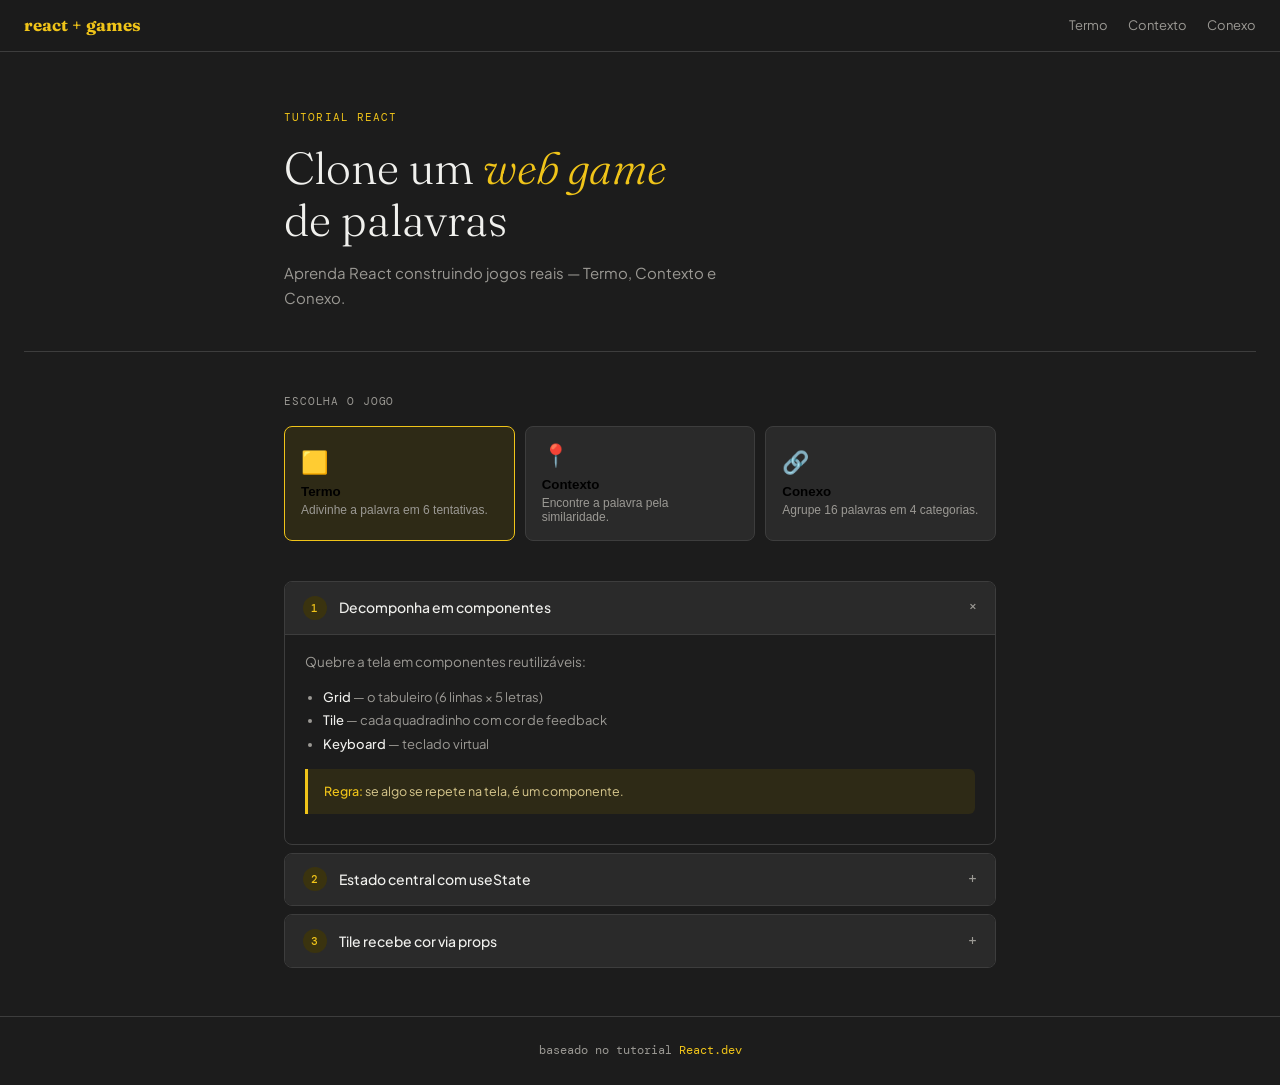
<file: Atividade Jogo/index.html>
<!DOCTYPE html>
<html lang="pt-BR">
<head>
<meta charset="UTF-8">
<meta name="viewport" content="width=device-width, initial-scale=1.0">
<title>Clone um Web Game de Palavras com React</title>
<link rel="preconnect" href="https://fonts.googleapis.com">
<link href="https://fonts.googleapis.com/css2?family=Fraunces:opsz,wght@9..144,300;9..144,700&family=DM+Mono:wght@400;500&family=Plus+Jakarta+Sans:wght@400;500;600&display=swap" rel="stylesheet">
<style>
  *, *::before, *::after { box-sizing: border-box; margin: 0; padding: 0; }

  :root {
    --bg:      #1c1c1c;
    --surface: #2a2a2a;
    --border:  #3d3d3d;
    --text:    #f0f0ed;
    --muted:   #9b9994;
    --accent:  #f0c419;
    --mono:    'DM Mono', monospace;
    --serif:   'Fraunces', serif;
    --sans:    'Plus Jakarta Sans', sans-serif;
  }

  body {
    background: var(--bg);
    color: var(--text);
    font-family: var(--sans);
    font-size: 15px;
    line-height: 1.65;
  }

  /* NAV */
  nav {
    position: sticky; top: 0; z-index: 10;
    background: rgba(28,28,28,.95);
    border-bottom: 1px solid var(--border);
    padding: 0 1.5rem;
    display: flex; align-items: center; gap: 1.5rem;
    height: 52px;
  }
  .nav-logo {
    font-family: var(--serif); font-size: 17px;
    color: var(--accent); font-weight: 700; text-decoration: none;
  }
  .nav-links { display: flex; gap: 1.25rem; margin-left: auto; }
  .nav-links a { font-size: 13px; color: var(--muted); text-decoration: none; }
  .nav-links a:hover { color: var(--text); }

  /* HERO */
  .hero { max-width: 760px; margin: 0 auto; padding: 3.5rem 1.5rem 2.5rem; }
  .hero-eyebrow {
    font-family: var(--mono); font-size: 11px; letter-spacing: .1em;
    color: var(--accent); text-transform: uppercase; margin-bottom: 1rem;
  }
  .hero h1 {
    font-family: var(--serif); font-size: clamp(2rem, 5vw, 2.8rem);
    font-weight: 300; line-height: 1.15; margin-bottom: 1rem;
  }
  .hero h1 em { font-style: italic; color: var(--accent); }
  .hero-lead { color: var(--muted); max-width: 480px; }

  hr.divider { border: none; border-top: 1px solid var(--border); margin: 0 1.5rem; }

  /* GAME SELECTOR */
  .section { max-width: 760px; margin: 0 auto; padding: 2.5rem 1.5rem; }
  .section-label {
    font-family: var(--mono); font-size: 11px; color: var(--muted);
    letter-spacing: .08em; text-transform: uppercase; margin-bottom: 1rem;
  }
  .game-grid { display: grid; grid-template-columns: repeat(3,1fr); gap: 10px; margin-bottom: 2.5rem; }
  .game-card {
    background: var(--surface); border: 1px solid var(--border);
    border-radius: 8px; padding: 1rem; text-align: left; cursor: pointer;
  }
  .game-card:hover { border-color: var(--muted); }
  .game-card.active { border-color: var(--accent); background: #2e2a16; }
  .game-icon { font-size: 22px; margin-bottom: .5rem; }
  .game-name { font-weight: 600; margin-bottom: .25rem; }
  .game-desc { font-size: 12px; color: var(--muted); }

  /* STEPS */
  .step { border: 1px solid var(--border); border-radius: 8px; overflow: hidden; margin-bottom: 8px; }
  .step-header {
    display: flex; align-items: center; gap: 12px;
    padding: .85rem 1.1rem; cursor: pointer; background: var(--surface);
    list-style: none;
  }
  .step-header:hover { background: #303030; }
  .step-num {
    width: 24px; height: 24px; border-radius: 50%; flex-shrink: 0;
    display: flex; align-items: center; justify-content: center;
    font-family: var(--mono); font-size: 11px; font-weight: 500;
    background: #3a330f; color: var(--accent);
  }
  .step-title { font-size: 14px; font-weight: 500; flex: 1; }
  .step-toggle { font-family: var(--mono); color: var(--muted); transition: transform .2s; }
  details[open] .step-toggle { transform: rotate(45deg); }
  .step-body { padding: 1rem 1.25rem 1.25rem; border-top: 1px solid var(--border); }
  .step-body p { font-size: 13.5px; color: var(--muted); margin-bottom: .85rem; }
  .step-body ul { margin: 0 0 .85rem 1.1rem; }
  .step-body li { font-size: 13px; color: var(--muted); margin-bottom: .15rem; }
  .step-body strong { color: var(--text); font-weight: 500; }

  /* CODE */
  pre {
    background: #232323; border: 1px solid var(--border);
    border-radius: 6px; padding: 1rem; overflow-x: auto; margin: .6rem 0;
    font-family: var(--mono); font-size: 12.5px; line-height: 1.7; color: var(--text);
  }
  .kw { color: var(--accent); }
  .str { color: #d8d3c0; }
  .cm  { color: #6b6b6b; font-style: italic; }

  .tip {
    background: #2e2a16; border-left: 3px solid var(--accent);
    border-radius: 0 6px 6px 0; padding: .75rem 1rem; margin: .6rem 0;
  }
  .tip p { color: #d9c98e !important; font-size: 12.5px !important; margin: 0 !important; }
  .tip strong { color: var(--accent) !important; }

  .game-content { display: none; }
  .game-content.active { display: block; }

  footer {
    border-top: 1px solid var(--border); padding: 1.5rem; text-align: center;
    font-family: var(--mono); font-size: 12px; color: var(--muted);
  }
  footer a { color: var(--accent); text-decoration: none; }

  @media (max-width: 600px) {
    .game-grid { grid-template-columns: 1fr; }
    .nav-links { display: none; }
  }
</style>
</head>
<body>

<nav>
  <a class="nav-logo" href="#">react + games</a>
  <div class="nav-links">
    <a href="#">Termo</a>
    <a href="#">Contexto</a>
    <a href="#">Conexo</a>
  </div>
</nav>

<section class="hero">
  <p class="hero-eyebrow">tutorial react</p>
  <h1>Clone um <em>web game</em><br>de palavras</h1>
  <p class="hero-lead">Aprenda React construindo jogos reais — Termo, Contexto e Conexo.</p>
</section>

<hr class="divider">

<section class="section">
  <p class="section-label">escolha o jogo</p>

  <div class="game-grid">
    <button class="game-card active" onclick="selectGame('termo')">
      <div class="game-icon">🟨</div>
      <div class="game-name">Termo</div>
      <div class="game-desc">Adivinhe a palavra em 6 tentativas.</div>
    </button>
    <button class="game-card" onclick="selectGame('contexto')">
      <div class="game-icon">📍</div>
      <div class="game-name">Contexto</div>
      <div class="game-desc">Encontre a palavra pela similaridade.</div>
    </button>
    <button class="game-card" onclick="selectGame('conexo')">
      <div class="game-icon">🔗</div>
      <div class="game-name">Conexo</div>
      <div class="game-desc">Agrupe 16 palavras em 4 categorias.</div>
    </button>
  </div>

  <!-- TERMO -->
  <div id="content-termo" class="game-content active">
    <div class="step-list">

      <details class="step" open>
        <summary class="step-header">
          <div class="step-num">1</div>
          <span class="step-title">Decomponha em componentes</span>
          <span class="step-toggle">+</span>
        </summary>
        <div class="step-body">
          <p>Quebre a tela em componentes reutilizáveis:</p>
          <ul>
            <li><strong>Grid</strong> — o tabuleiro (6 linhas × 5 letras)</li>
            <li><strong>Tile</strong> — cada quadradinho com cor de feedback</li>
            <li><strong>Keyboard</strong> — teclado virtual</li>
          </ul>
          <div class="tip"><p><strong>Regra:</strong> se algo se repete na tela, é um componente.</p></div>
        </div>
      </details>

      <details class="step">
        <summary class="step-header">
          <div class="step-num">2</div>
          <span class="step-title">Estado central com useState</span>
          <span class="step-toggle">+</span>
        </summary>
        <div class="step-body">
          <p>Toda a lógica do jogo fica num custom hook:</p>
          <pre><code><span class="kw">const</span> [guesses, setGuesses] = useState([])
<span class="kw">const</span> [current, setCurrent] = useState(<span class="str">''</span>)

<span class="kw">function</span> submitGuess() {
  <span class="kw">if</span> (current.length !== 5) <span class="kw">return</span>
  setGuesses([...guesses, current])
  setCurrent(<span class="str">''</span>)
}</code></pre>
        </div>
      </details>

      <details class="step">
        <summary class="step-header">
          <div class="step-num">3</div>
          <span class="step-title">Tile recebe cor via props</span>
          <span class="step-toggle">+</span>
        </summary>
        <div class="step-body">
          <p>O Tile é puro — só exibe o que recebe:</p>
          <pre><code><span class="kw">function</span> Tile({ letter, status }) {
  <span class="kw">return</span> &lt;div className={<span class="str">`tile tile--${status}`</span>}&gt;{letter}&lt;/div&gt;
}</code></pre>
        </div>
      </details>

    </div>
  </div>

  <!-- CONTEXTO -->
  <div id="content-contexto" class="game-content">
    <div class="step-list">

      <details class="step" open>
        <summary class="step-header">
          <div class="step-num">1</div>
          <span class="step-title">Sem limite de tentativas</span>
          <span class="step-toggle">+</span>
        </summary>
        <div class="step-body">
          <p>O jogador digita palavras e recebe uma distância semântica — quanto menor, mais perto da resposta. As tentativas ficam ordenadas por proximidade.</p>
        </div>
      </details>

      <details class="step">
        <summary class="step-header">
          <div class="step-num">2</div>
          <span class="step-title">Buscar a distância com fetch</span>
          <span class="step-toggle">+</span>
        </summary>
        <div class="step-body">
          <pre><code><span class="kw">async function</span> handleGuess() {
  <span class="kw">const</span> res = <span class="kw">await</span> fetch(<span class="str">`/api/tip/${input}`</span>)
  <span class="kw">const</span> data = <span class="kw">await</span> res.json()
  setGuesses(g => [...g, data].sort((a,b) => a.distance - b.distance))
}</code></pre>
        </div>
      </details>

    </div>
  </div>

  <!-- CONEXO -->
  <div id="content-conexo" class="game-content">
    <div class="step-list">

      <details class="step" open>
        <summary class="step-header">
          <div class="step-num">1</div>
          <span class="step-title">Estado complexo → useReducer</span>
          <span class="step-toggle">+</span>
        </summary>
        <div class="step-body">
          <p>16 palavras formam 4 grupos secretos. O jogador seleciona 4 por vez. Quando várias partes do estado mudam juntas, useReducer organiza melhor que vários useState.</p>
          <div class="tip"><p><strong>Regra:</strong> ação única, várias mudanças de estado → useReducer.</p></div>
        </div>
      </details>

      <details class="step">
        <summary class="step-header">
          <div class="step-num">2</div>
          <span class="step-title">Verificando o grupo no reducer</span>
          <span class="step-toggle">+</span>
        </summary>
        <div class="step-body">
          <pre><code><span class="kw">function</span> handleSubmit(state) {
  <span class="kw">const</span> ids = state.selected.map(w => w.groupId)
  <span class="kw">const</span> acertou = ids.every(id => id === ids[0])
  <span class="kw">return</span> acertou
    ? { ...state, solved: [...state.solved, ids[0]], selected: [] }
    : { ...state, mistakes: state.mistakes + 1, selected: [] }
}</code></pre>
        </div>
      </details>

    </div>
  </div>

</section>

<footer>
  baseado no tutorial <a href="https://react.dev/learn/tutorial-tic-tac-toe" target="_blank">React.dev</a>
</footer>

<script>
  function selectGame(game) {
    var games = ['termo', 'contexto', 'conexo'];
    document.querySelectorAll('.game-card').forEach(function (card, i) {
      card.classList.toggle('active', games[i] === game);
    });
    document.querySelectorAll('.game-content').forEach(function (el) {
      el.classList.remove('active');
    });
    document.getElementById('content-' + game).classList.add('active');
  }
</script>

</body>
</html>
</file>
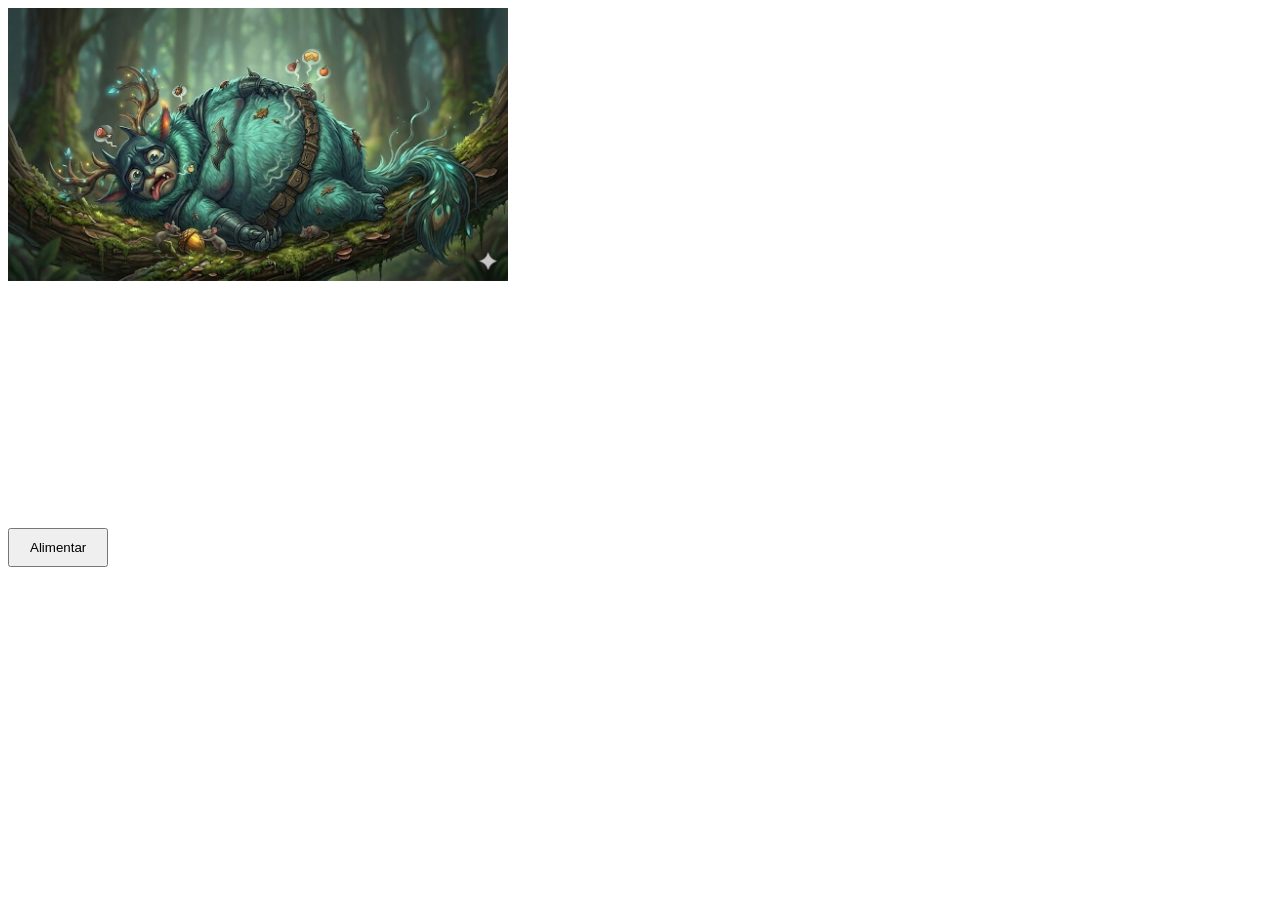
<file: Aula 7/index.html>
<!DOCTYPE html>
<html>
<head>
    <meta charset="UTF-8">
    <title>Animal Virtual</title>

    <style>
        #container {
            position: relative;
            width: 500px;
        }

        #cria_normal, #cria_morto {
            width: 500px;
            position: absolute;
            top: 0;
            left: 0;
        }

        #cria_morto {
            opacity: 0;
        }

        #btn-alimentar {
            margin-top: 520px;
            padding: 10px 20px;
            cursor: pointer;
        }
    </style>
</head>

<body>
    <div id="container">
        <img id="cria_normal" src="animal.jpg">
        <img id="cria_morto" src="animal_morto.png">
    </div>

    <button id="btn-alimentar">Alimentar</button>

    <script src="script.js"></script>
</body>
</html>
</file>
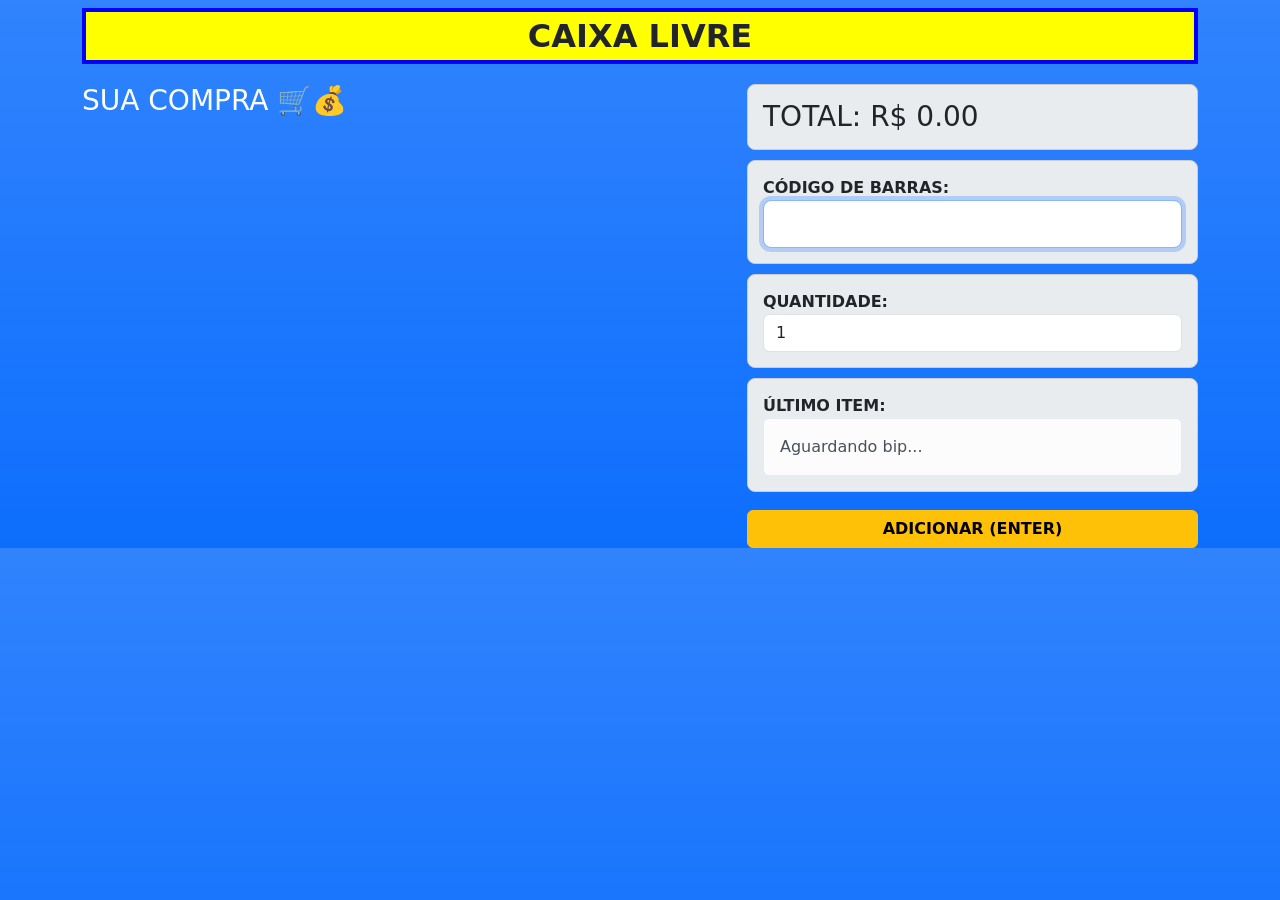
<file: Aula 8/index.html>
<!DOCTYPE html>
<html lang="pt-br">

<head>
    <meta charset="UTF-8">
    <meta name="viewport" content="width=device-width, initial-scale=1.0">
    <title>CAIXA LIVRE</title>
    <link href="https://cdn.jsdelivr.net/npm/bootstrap@5.3.0/dist/css/bootstrap.min.css" rel="stylesheet">

    <style>
        .topo {
            background-color: yellow;
            text-align: center;
            font-size: 32px;
            font-weight: bold;
            border: 4px solid blue;
            margin-bottom: 20px;
        }

        .painel {
            background: #e9ecef;
            padding: 15px;
            margin-bottom: 10px;
            border-radius: 8px;
            border: 1px solid #ccc;
        }
        
        .texto-white { color: white; }
    </style>
</head>

<body class="bg-primary bg-gradient">
    <div id="Alert" class="container mt-2"></div>

    <div class='container'>
        <div class="topo">CAIXA LIVRE</div>

        <div class="row">
            <div class="col-md-7">
                <h3 class="texto-white">SUA COMPRA 🛒💰</h3>
                <ul id="lista" class="list-group">
                    </ul>
            </div>

            <div class="col-md-5">
                <div class="painel h3"> 
                    TOTAL: R$ <span id="total">0.00</span>
                </div>

                <div class="painel">
                    <label class="fw-bold">CÓDIGO DE BARRAS:</label>
                    <input type="text" id="cod" class="form-control form-control-lg" onkeypress="if(event.key==='Enter') addProduto()">
                </div>

                <div class="painel">
                    <label class="fw-bold">QUANTIDADE:</label>
                    <input type="number" id="qtd" class="form-control" value="1">
                </div>

                <div class="painel">
                    <label class="fw-bold">ÚLTIMO ITEM:</label>
                    <div class="alert alert-light m-0" role="alert">
                        <span id="qtdXun">Aguardando bip...</span>
                    </div>
                </div>
                
                <button class="btn btn-warning w-100 mt-2 fw-bold" onclick="addProduto()">ADICIONAR (ENTER)</button>
            </div>
        </div>
    </div>

    <script src="script.js"></script>
</body>
</html>
</file>
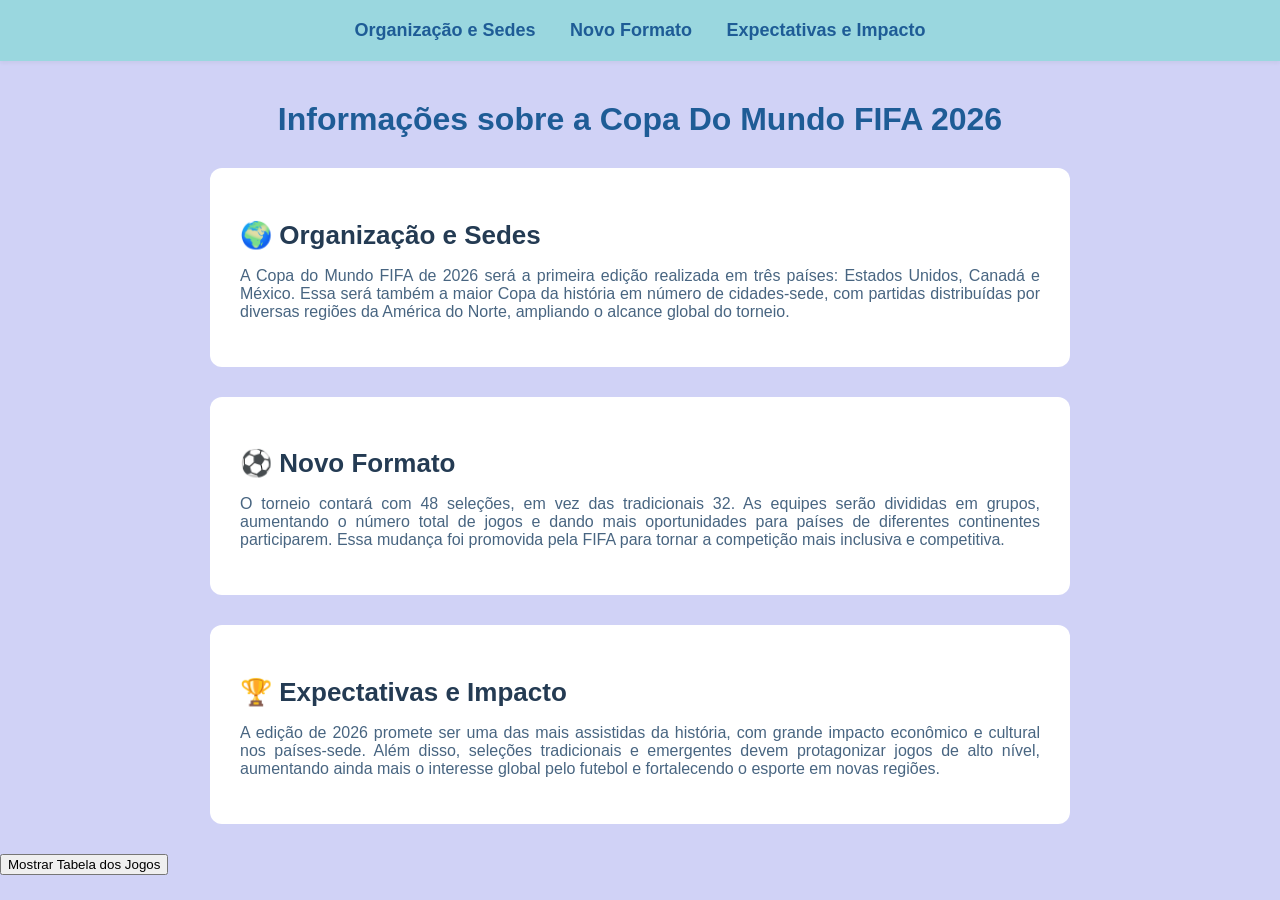
<file: Refacção das Provas/Prova 1 e 3/index.html>
<!DOCTYPE html>
<html lang="pt-BR">
<head>
    <meta charset="UTF-8">
    <meta name="viewport" content="width=device-width, initial-scale=1.0">
    <title>Informações sobre a Copa Do Mundo</title>
    <style>

        body {

            background-color: #b1b4f198; 
            font-family: Arial, sans-serif;
            color: #333333;
            margin: 0;
            padding: 0;
        }

        nav {

            background-color: #71dbcd90;
            padding: 20px;
            text-align: center;
            top: 0;
            box-shadow: 0 2px 4px rgba(0,0,0,0.05);
        }

        nav a {

            color: #1e5c96;
            font-size: 18px;
            font-weight: bold;
            margin: 0 15px;
            text-decoration: none;
        }

        h1 {

            text-align: center;
            color: #1e5c96;
            margin-top: 40px;
        }

        .card-secao {

            background-color: #ffffff;
            border-radius: 12px;
            padding: 30px;
            margin: 30px auto;
            max-width: 800px;
        }

        .card-secao h2 {

            font-size: 26px;
            font-weight: bold;
            color: #243b53;
            margin-bottom: 15px;
        }

        .card-secao p {

            font-size: 16px;
            color: #486581;
            text-align: justify;
        }
    </style>
</head>

<body>

    <nav>
        <a href="#sedes">Organização e Sedes</a>

        <a href="#formato">Novo Formato</a>

        <a href="#expectativas">Expectativas e Impacto</a>
    </nav>

    <h1>Informações sobre a Copa Do Mundo FIFA 2026</h1>

    <section id="sedes" class="card-secao">
        <h2>🌍 Organização e Sedes</h2>
        <p>A Copa do Mundo FIFA de 2026 será a primeira edição realizada em três países: Estados Unidos, Canadá e México. Essa será também a maior Copa da história em número de cidades-sede, com partidas distribuídas por diversas regiões da América do Norte, ampliando o alcance global do torneio.</p>
    </section>


    <section id="formato" class="card-secao">
        <h2>⚽ Novo Formato</h2>
        <p>O torneio contará com 48 seleções, em vez das tradicionais 32. As equipes serão divididas em grupos, aumentando o número total de jogos e dando mais oportunidades para países de diferentes continentes participarem. Essa mudança foi promovida pela FIFA para tornar a competição mais inclusiva e competitiva.</p>
    </section>


    <section id="expectativas" class="card-secao">
        <h2>🏆 Expectativas e Impacto</h2>
        <p>A edição de 2026 promete ser uma das mais assistidas da história, com grande impacto econômico e cultural nos países-sede. Além disso, seleções tradicionais e emergentes devem protagonizar jogos de alto nível, aumentando ainda mais o interesse global pelo futebol e fortalecendo o esporte em novas regiões.</p>
    
    </section>

    <button onclick="mostrarTabela()">Mostrar Tabela dos Jogos</button>

    <script>
        function mostrarTabela() {
            const imagem = document.createElement("img");
            imagem.src = "../img/Tabela_Jogos.png";
            imagem.alt = "Tabela Oficial de Jogos Copa 2026";
            document.body.appendChild(imagem);
        }
    </script>

</body>
</html>
</file>
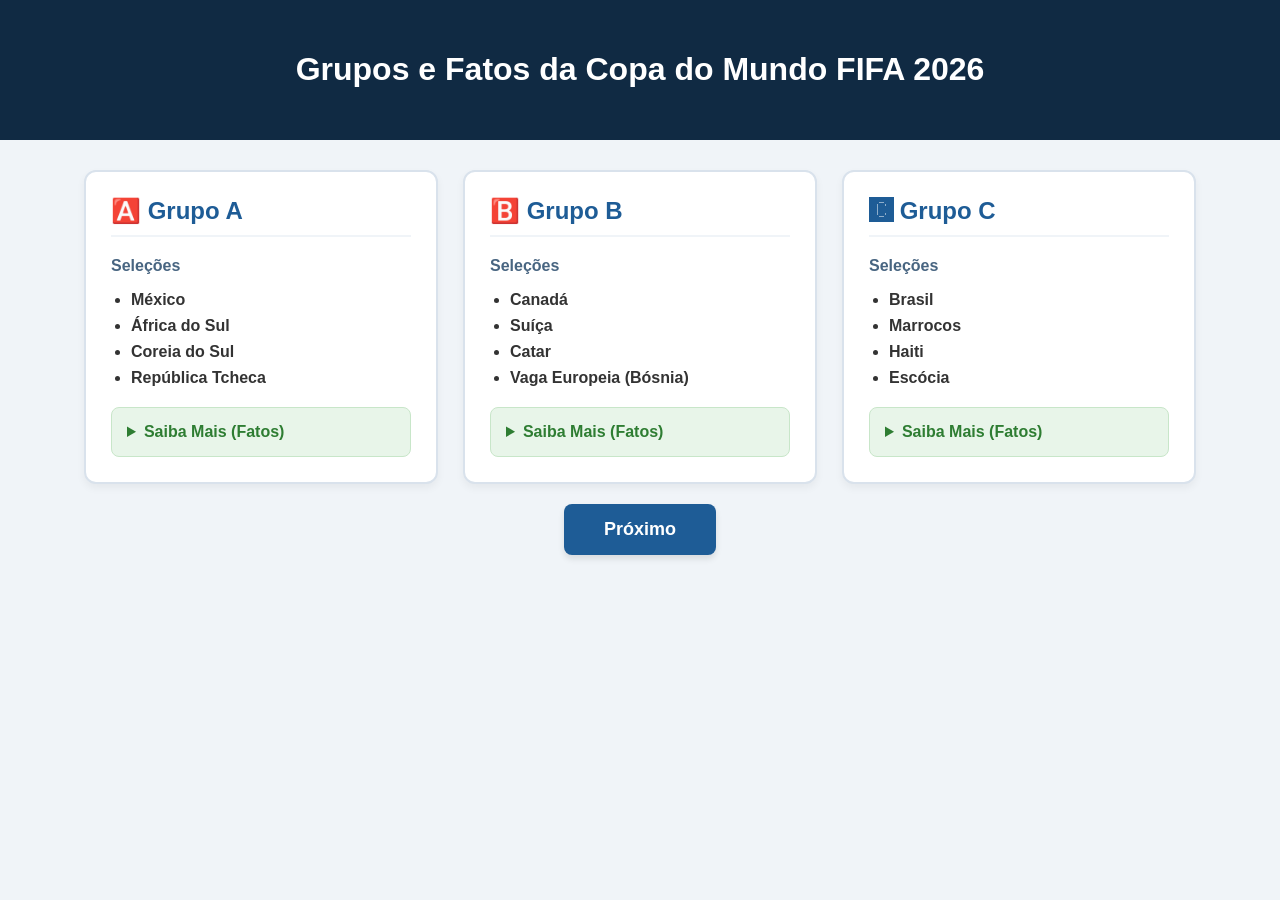
<file: Refacção das Provas/Prova 2/index.html>
<!DOCTYPE html>
<html lang="pt-BR">
<head>
    <meta charset="UTF-8">
    <meta name="viewport" content="width=device-width, initial-scale=1.0">
    <title>Grupos da Copa e Fatos</title>
    <style>
        body {

            background-color: #f0f4f8; 
            font-family: Arial, sans-serif;
            color: #333333;
            margin: 0;
            padding: 0;
        }

        header {

            text-align: center;
            padding: 30px 20px;
            background-color: #102a43;
            color: #ffffff;
            margin-bottom: 30px;
        }

        .container-grupos {

            display: flex;
            justify-content: center;
            align-items: flex-start;
            flex-wrap: wrap; 
            gap: 25px; 
            padding: 0 20px 20px 20px;
        }

        .cartao-grupo {

            background-color: #ffffff;
            border: 2px solid #d9e2ec;
            border-radius: 12px;
            padding: 25px;
            width: 300px;
            box-shadow: 0 4px 8px rgba(0,0,0,0.05); 
        }

        .cartao-grupo h2 {

            color: #1e5c96;
            margin-top: 0;
            border-bottom: 2px solid #f0f4f8;
            padding-bottom: 10px;
        }

        .cartao-grupo h3 {

            font-size: 16px;
            color: #486581;
        }

        ul {

            padding-left: 20px;
            margin-bottom: 20px;
        }

        li {

            margin-bottom: 8px;
            font-weight: bold;
        }

        details {

            background-color: #e8f5e9;
            padding: 15px;
            border-radius: 8px;
            border: 1px solid #c8e6c9;
            color: #2e7d32;
        }

        summary {

            font-weight: bold;
            cursor: pointer;
        }

        details p {

            margin-top: 10px;
            font-size: 14px;
            line-height: 1.5;
        }
        .container-botao {

            text-align: center;
            margin-bottom: 50px;
        }

        button {

            background-color: #1e5c96;
            color: white;
            border: none;
            padding: 15px 40px;
            font-size: 18px;
            border-radius: 8px;
            cursor: pointer;
            font-weight: bold;
            box-shadow: 0 4px 6px rgba(0,0,0,0.1);
        }

        button:hover {

            background-color: #102a43;
        }
    </style>
</head>
<body>

    <header>
        <h1>Grupos e Fatos da Copa do Mundo FIFA 2026</h1>
    </header>

    <main class="container-grupos">
        
        <div id="cartao1" class="cartao-grupo">
            <h2>🅰️ Grupo A</h2>
            <h3>Seleções</h3>
            <ul>
                <li>México</li>
                <li>África do Sul</li>
                <li>Coreia do Sul</li>
                <li>República Tcheca</li>
            </ul>
            <details>
                <summary>Saiba Mais (Fatos)</summary>
                <p>O jogo de abertura será México x África do Sul. Confrontos entre Coreia do Sul e seleções europeias já ocorreram em várias Copas, com histórico equilibrado.</p>
            </details>
        </div>

        <div id="cartao2" class="cartao-grupo">
            <h2>🅱️ Grupo B</h2>
            <h3>Seleções</h3>
            <ul>
                <li>Canadá</li>
                <li>Suíça</li>
                <li>Catar</li>
                <li>Vaga Europeia (Bósnia)</li>
            </ul>
            <details>
                <summary>Saiba Mais (Fatos)</summary>
                <p>O Canadá joga em casa, fator importante de desempenho. Catar e Suíça já se enfrentaram recentemente em amistosos internacionais.</p>
            </details>
        </div>

        <div id="cartao3" class="cartao-grupo">
            <h2>🅲 Grupo C</h2>
            <h3>Seleções</h3>
            <ul>
                <li>Brasil</li>
                <li>Marrocos</li>
                <li>Haiti</li>
                <li>Escócia</li>
            </ul>
            <details>
                <summary>Saiba Mais (Fatos)</summary>
                <p>Brasil, Marrocos e Escócia já dividiram grupo em 1998. Brasil nunca perdeu para a Escócia em Copas.</p>
            </details>
        </div>

    </main>

    <div class="container-botao">
        <button onclick="proximosGrupos()">Próximo</button>
    </div>

    <script>
        function proximosGrupos() {
            const cartao1 = document.getElementById('cartao1');
            const cartao2 = document.getElementById('cartao2');
            const cartao3 = document.getElementById('cartao3');

            cartao1.innerHTML = `
                <h2>🅳 Grupo D</h2>
                <h3>Seleções</h3>
                <ul>
                    <li>Estados Unidos</li>
                    <li>Paraguai</li>
                    <li>Austrália</li>
                    <li>Turquia</li>
                </ul>
                <details>
                    <summary>Saiba Mais (Fatos)</summary>
                    <p>Os EUA jogam em casa, vantagem histórica em Copas. Austrália enfrenta frequentemente seleções sul-americanas em torneios.</p>
                </details>
            `;

            cartao2.innerHTML = `
                <h2>🅴 Grupo E</h2>
                <h3>Seleções</h3>
                <ul>
                    <li>Alemanha</li>
                    <li>Equador</li>
                    <li>Costa do Marfin</li>
                    <li>Curaçao</li>
                </ul>
                <details>
                    <summary>Saiba Mais (Fatos)</summary>
                    <p>Alemanha costuma dominar fases de grupos. Equador e Costa do Marfim têm estilos físicos semelhantes.</p>
                </details>
            `;

            cartao3.innerHTML = `
                <h2>🅵 Grupo F</h2>
                <h3>Seleções</h3>
                <ul>
                    <li>Holanda</li>
                    <li>Japão</li>
                    <li>Tunísia</li>
                    <li>Suécia</li>
                </ul>
                <details>
                    <summary>Saiba Mais (Fatos)</summary>
                    <p>Brasil, Marrocos e Escócia já dividiram grupo em 1998. Brasil nunca perdeu para a Escócia em Copas.</p>
                </details>
            `;
        }
    </script>

</body>
</html>
</file>
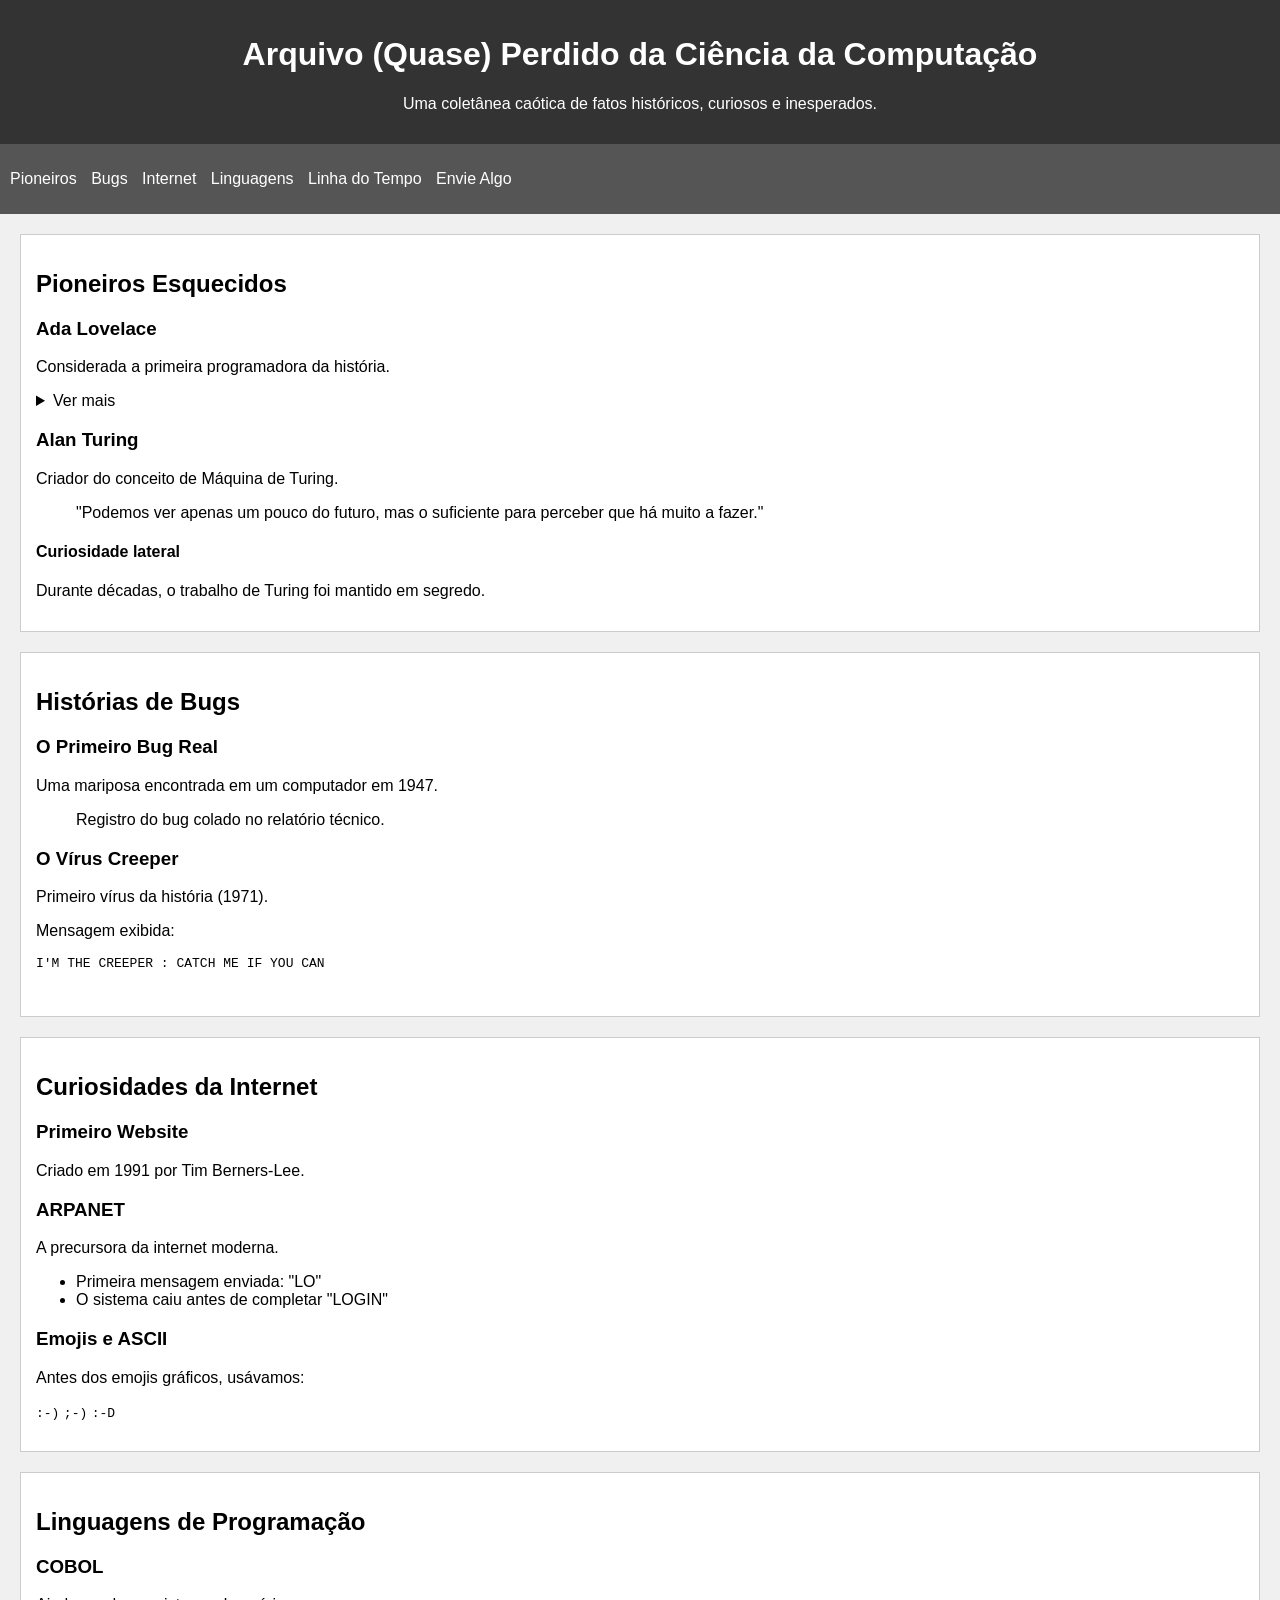
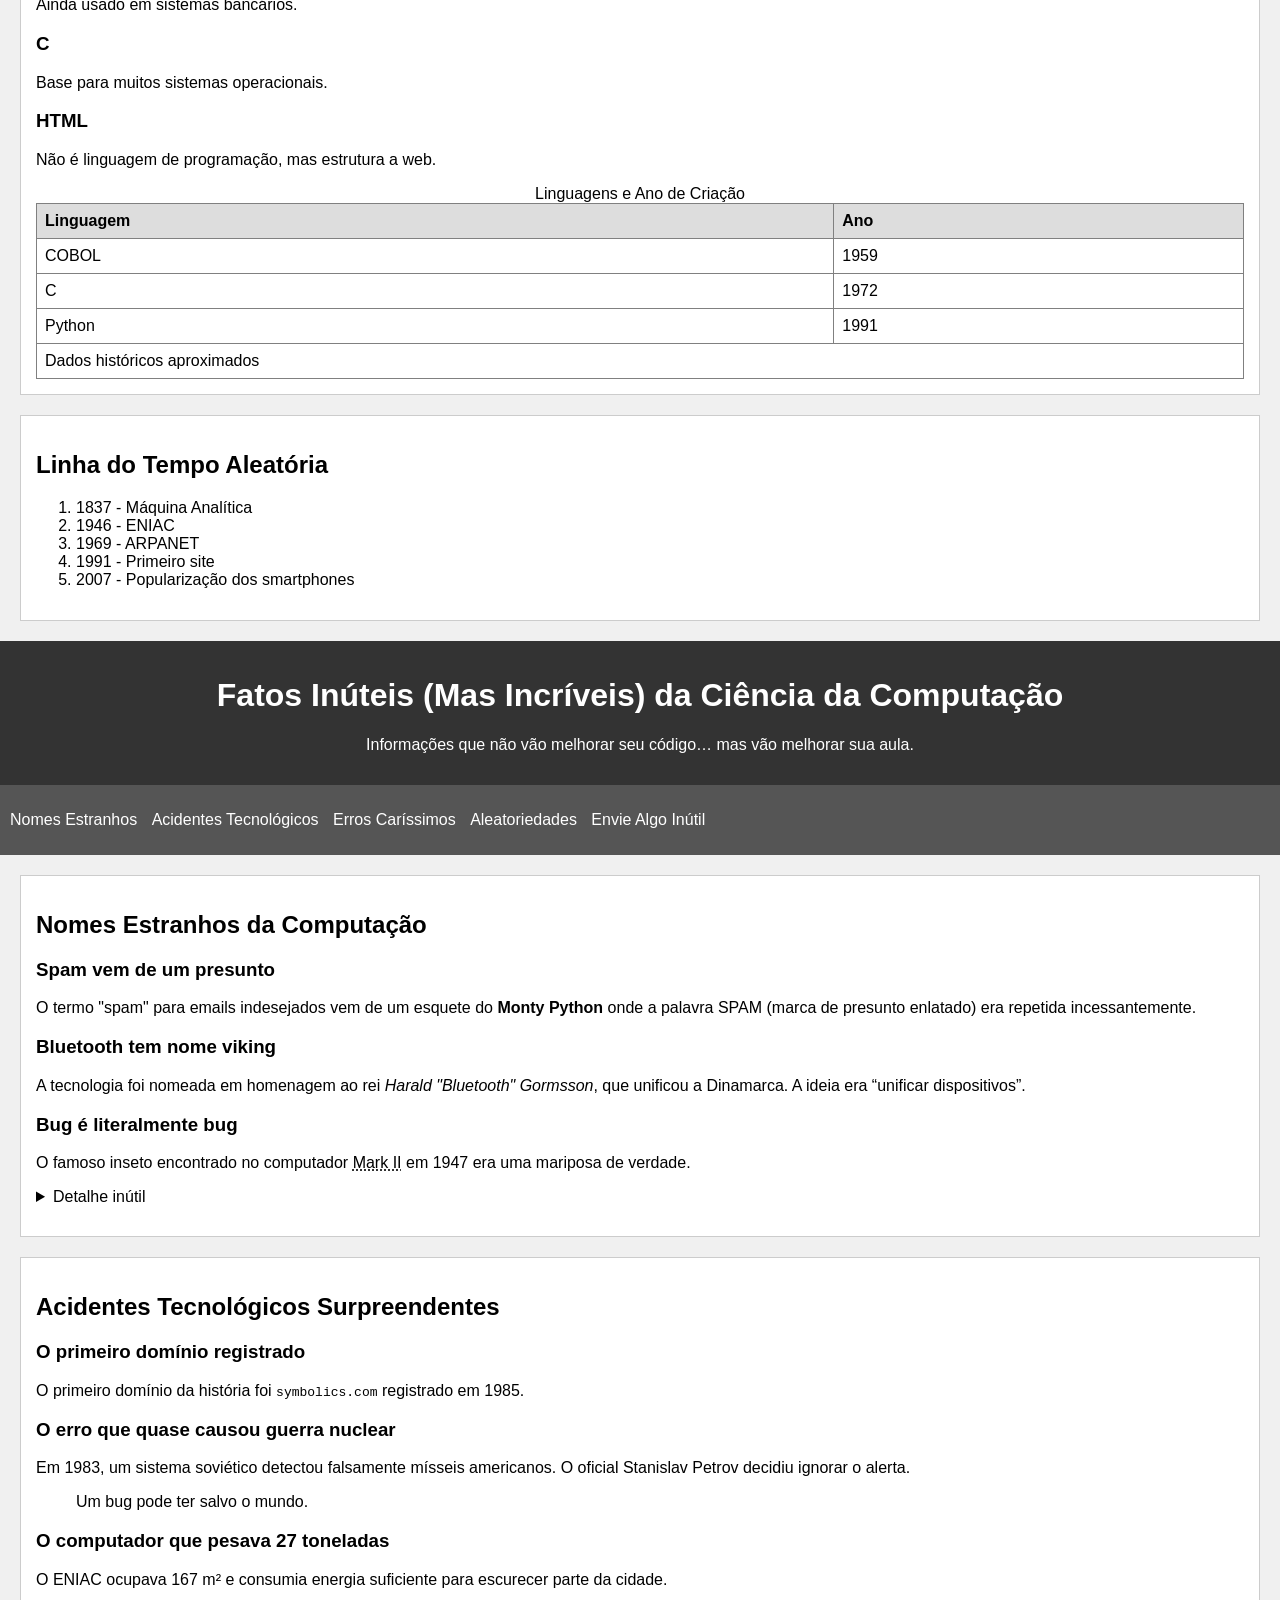
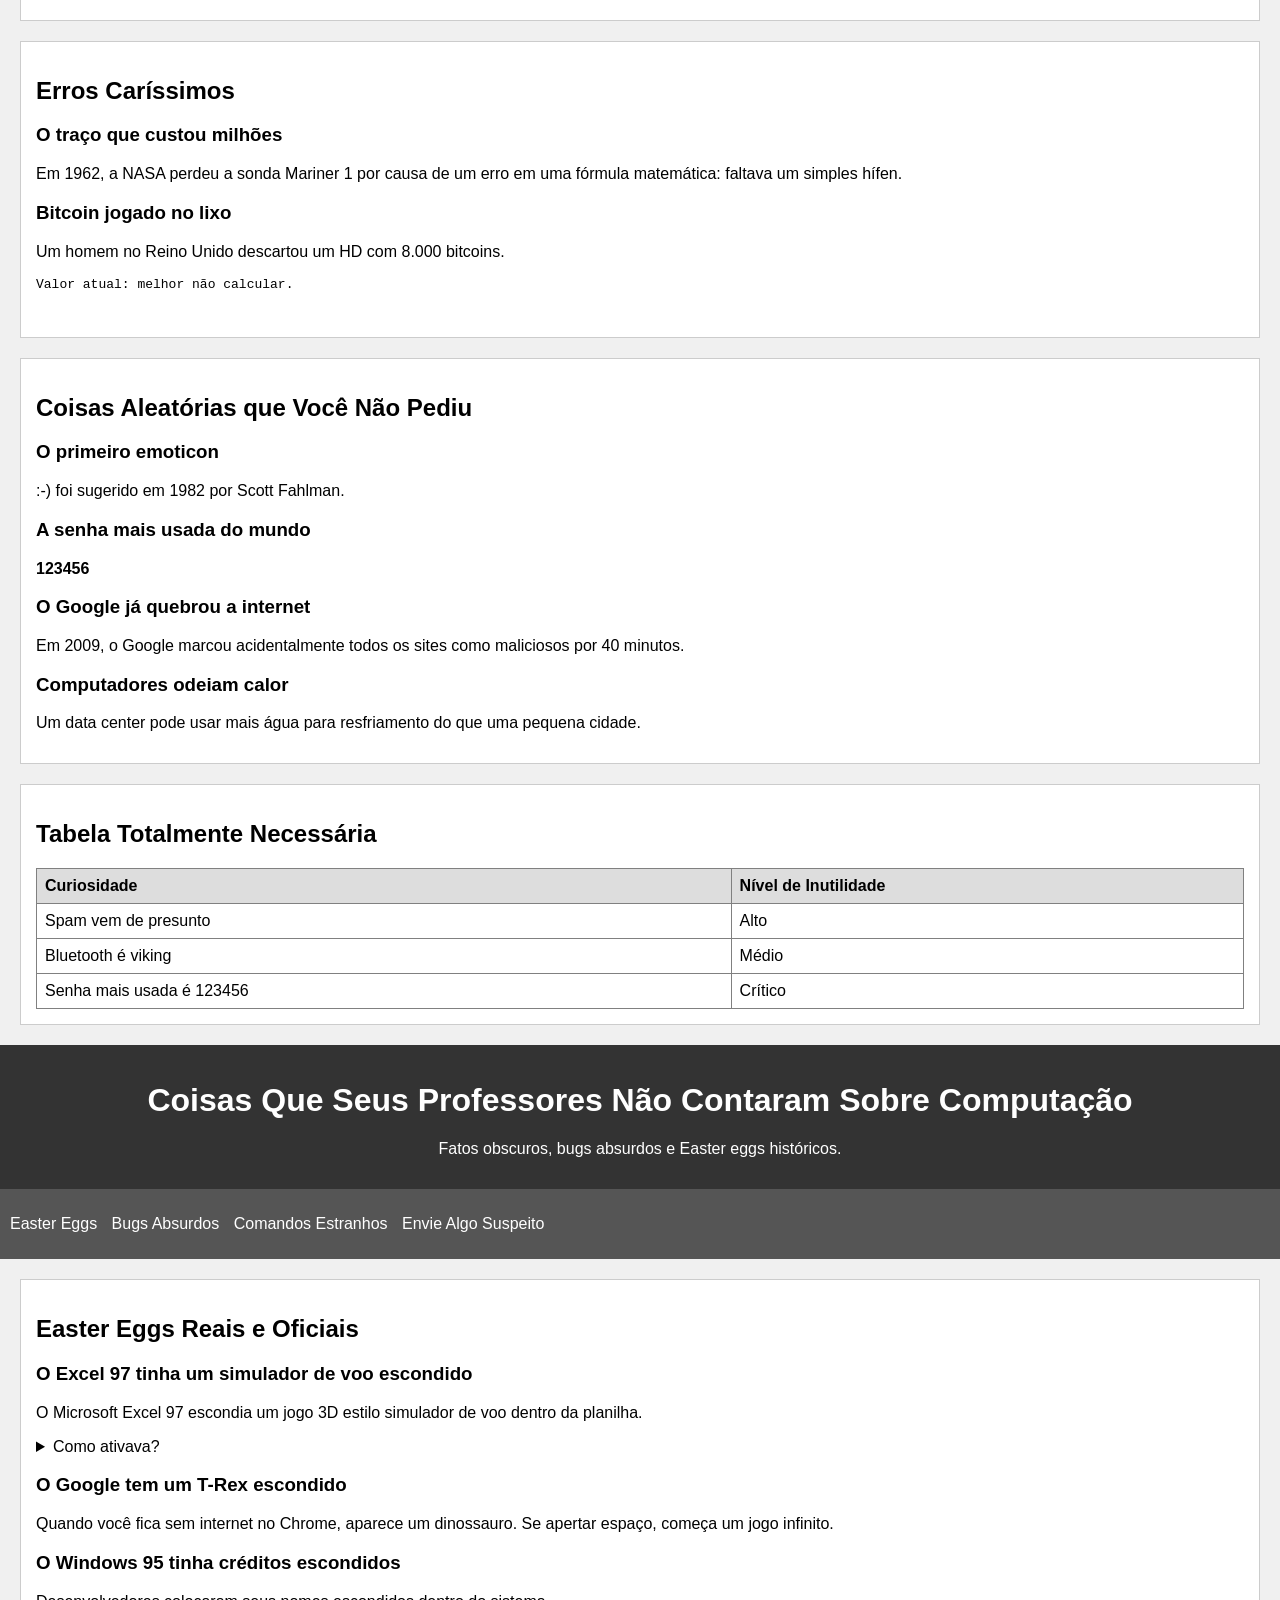
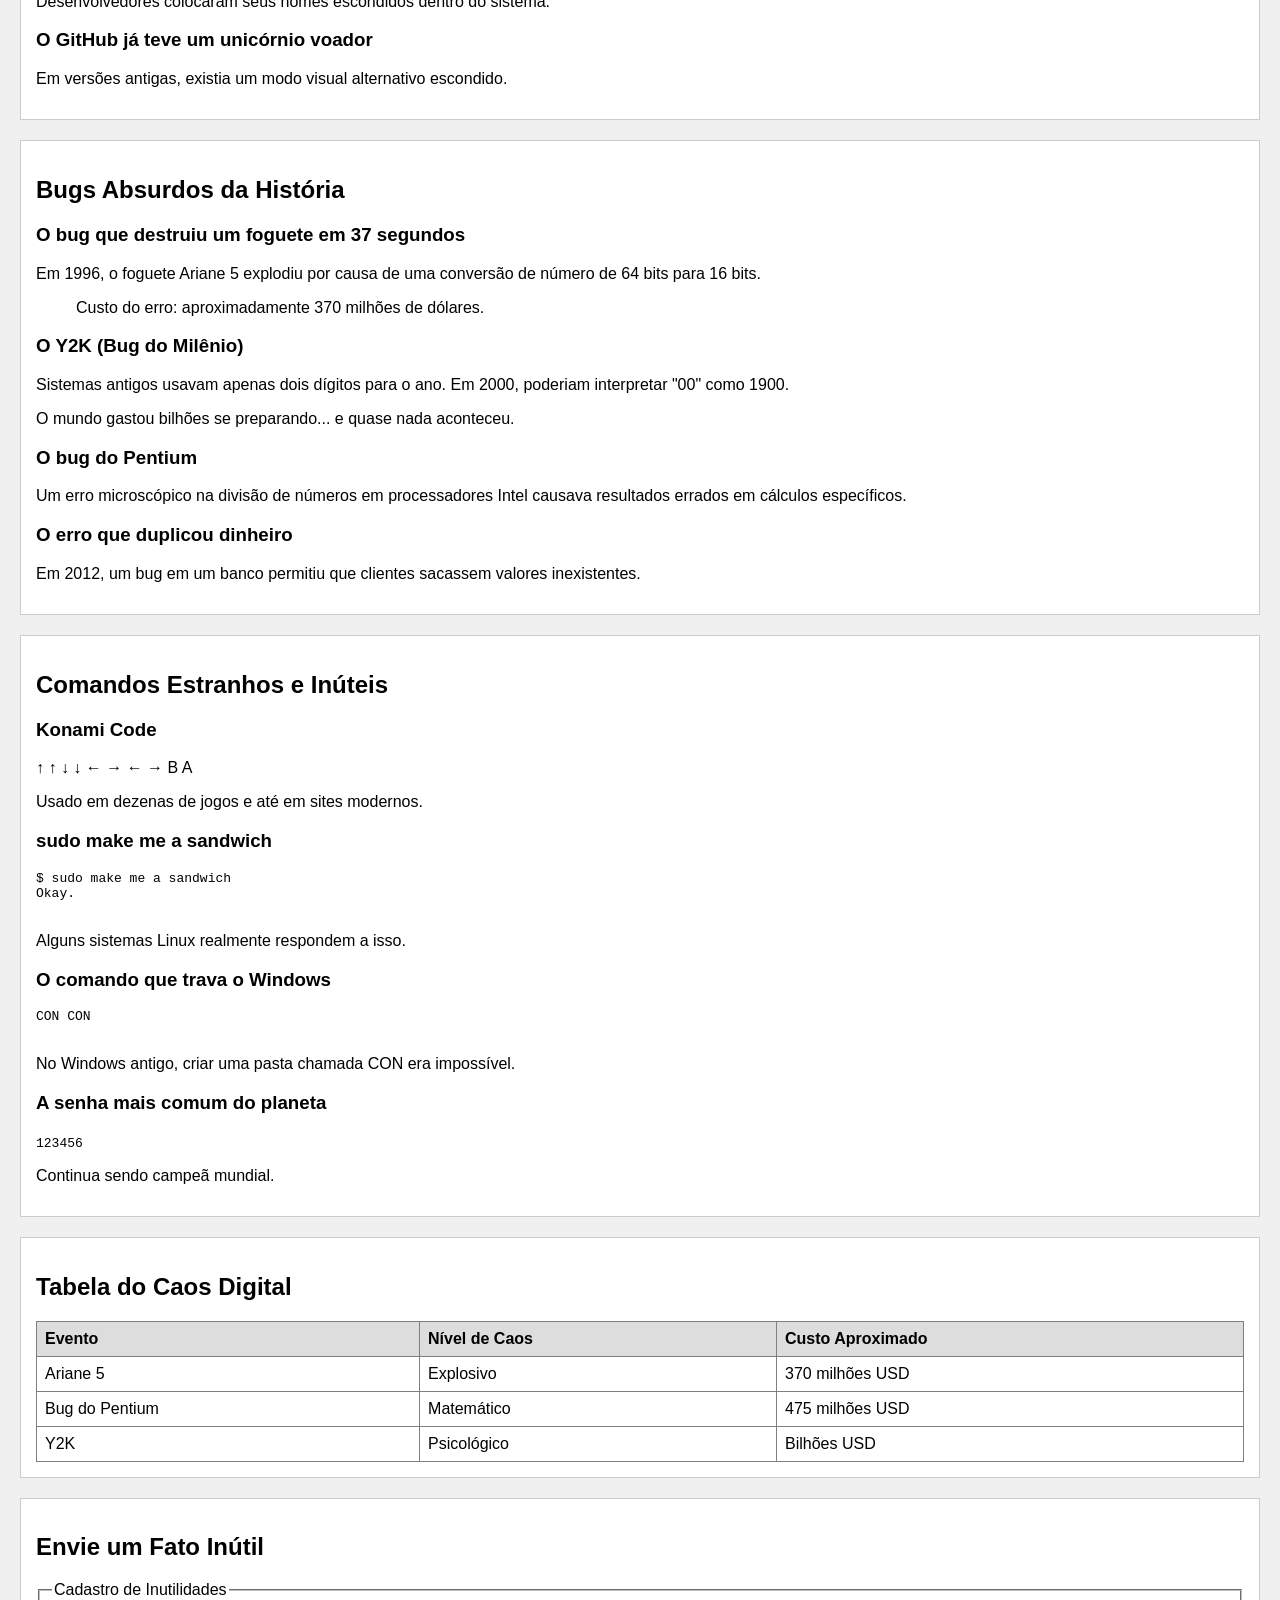
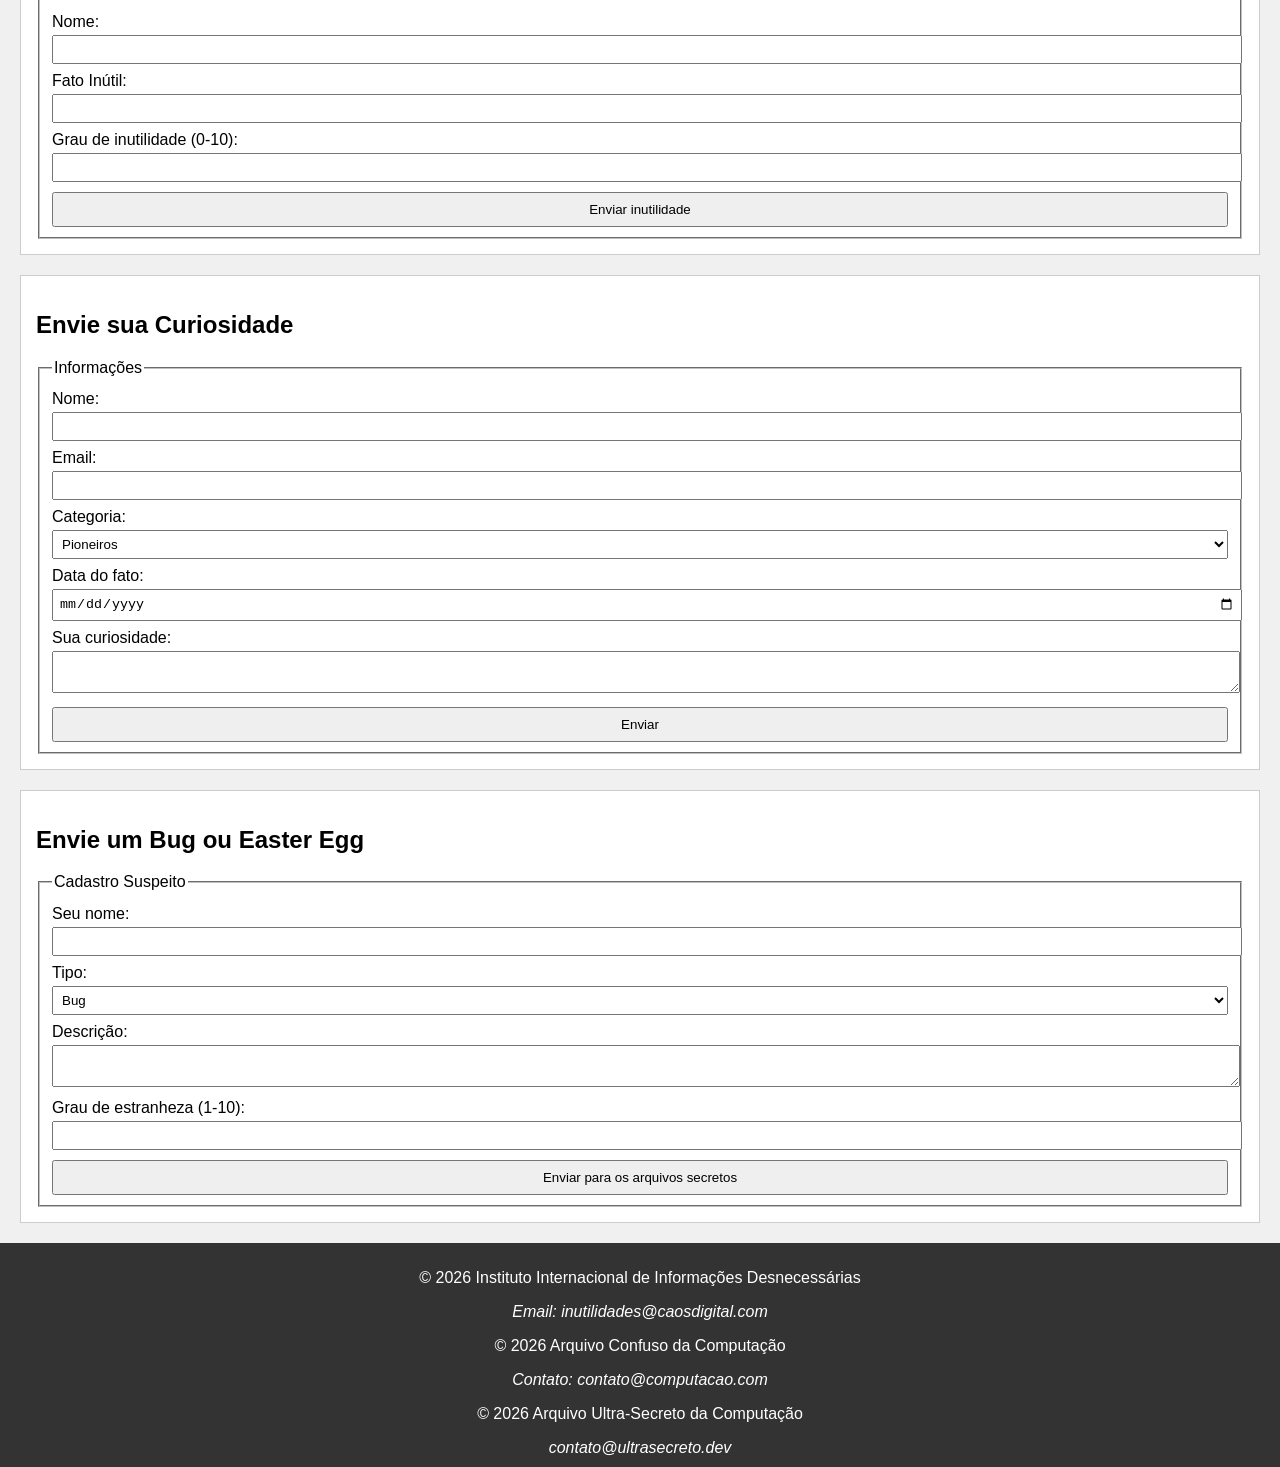
<file: atividade3.html>
<!DOCTYPE html>
<html lang="pt-br">
<head>
    <meta charset="UTF-8">
    <meta name="description" content="Curiosidades e fatos históricos da Ciência da Computação">
    <meta name="author" content="Portal Computação">
    <meta name="viewport" content="width=device-width, initial-scale=1.0">
    <link rel="stylesheet" href="style.css">
    <title>Arquivo Confuso da Computação</title>
</head>

<body>

<div id="pagina">

    <header id="topo">
        <h1>Arquivo (Quase) Perdido da Ciência da Computação</h1>
        <p>Uma coletânea caótica de fatos históricos, curiosos e inesperados.</p>
    </header>

    <nav id="menu-principal">
        <ul>
            <li><a href="#pioneiros">Pioneiros</a></li>
            <li><a href="#bugs">Bugs</a></li>
            <li><a href="#internet">Internet</a></li>
            <li><a href="#linguagens">Linguagens</a></li>
            <li><a href="#linha-do-tempo">Linha do Tempo</a></li>
            <li><a href="#formulario">Envie Algo</a></li>
        </ul>
    </nav>

    <main>

        <section id="pioneiros">
            <h2>Pioneiros Esquecidos</h2>

            <article>
                <h3>Ada Lovelace</h3>
                <p>Considerada a primeira programadora da história.</p>
                <details>
                    <summary>Ver mais</summary>
                    <p>Ela escreveu um algoritmo para a Máquina Analítica no século XIX.</p>
                </details>
            </article>

            <article>
                <h3>Alan Turing</h3>
                <p>Criador do conceito de Máquina de Turing.</p>
                <blockquote>
                    "Podemos ver apenas um pouco do futuro, mas o suficiente para perceber que há muito a fazer."
                </blockquote>
            </article>

            <aside>
                <h4>Curiosidade lateral</h4>
                <p>Durante décadas, o trabalho de Turing foi mantido em segredo.</p>
            </aside>
        </section>

        <section id="bugs">
            <h2>Histórias de Bugs</h2>

            <article>
                <h3>O Primeiro Bug Real</h3>
                <p>Uma mariposa encontrada em um computador em 1947.</p>
                <figure>
                    <figcaption>Registro do bug colado no relatório técnico.</figcaption>
                </figure>
            </article>

            <article>
                <h3>O Vírus Creeper</h3>
                <p>Primeiro vírus da história (1971).</p>
                <p>Mensagem exibida:</p>
                <pre>
I'M THE CREEPER : CATCH ME IF YOU CAN
                </pre>
            </article>
        </section>

        <section id="internet">
            <h2>Curiosidades da Internet</h2>

            <article>
                <h3>Primeiro Website</h3>
                <p>Criado em 1991 por Tim Berners-Lee.</p>
            </article>

            <article>
                <h3>ARPANET</h3>
                <p>A precursora da internet moderna.</p>
                <ul>
                    <li>Primeira mensagem enviada: "LO"</li>
                    <li>O sistema caiu antes de completar "LOGIN"</li>
                </ul>
            </article>

            <article>
                <h3>Emojis e ASCII</h3>
                <p>Antes dos emojis gráficos, usávamos:</p>
                <code>:-)</code>
                <code>;-)</code>
                <code>:-D</code>
            </article>
        </section>

        <section id="linguagens">
            <h2>Linguagens de Programação</h2>

            <article>
                <h3>COBOL</h3>
                <p>Ainda usado em sistemas bancários.</p>
            </article>

            <article>
                <h3>C</h3>
                <p>Base para muitos sistemas operacionais.</p>
            </article>

            <article>
                <h3>HTML</h3>
                <p>Não é linguagem de programação, mas estrutura a web.</p>
            </article>

            <div>
                <table border="1">
                    <caption>Linguagens e Ano de Criação</caption>
                    <thead>
                        <tr>
                            <th>Linguagem</th>
                            <th>Ano</th>
                        </tr>
                    </thead>
                    <tbody>
                        <tr>
                            <td>COBOL</td>
                            <td>1959</td>
                        </tr>
                        <tr>
                            <td>C</td>
                            <td>1972</td>
                        </tr>
                        <tr>
                            <td>Python</td>
                            <td>1991</td>
                        </tr>
                    </tbody>
                    <tfoot>
                        <tr>
                            <td colspan="2">Dados históricos aproximados</td>
                        </tr>
                    </tfoot>
                </table>
            </div>
        </section>

        <section id="linha-do-tempo">
            <h2>Linha do Tempo Aleatória</h2>

            <ol>
                <li>1837 - Máquina Analítica</li>
                <li>1946 - ENIAC</li>
                <li>1969 - ARPANET</li>
                <li>1991 - Primeiro site</li>
                <li>2007 - Popularização dos smartphones</li>
            </ol>
        </section>


</div>


<header>
    <h1>Fatos Inúteis (Mas Incríveis) da Ciência da Computação</h1>
    <p>Informações que não vão melhorar seu código… mas vão melhorar sua aula.</p>
</header>

<nav>
    <ul>
        <li><a href="#nomes">Nomes Estranhos</a></li>
        <li><a href="#acidentes">Acidentes Tecnológicos</a></li>
        <li><a href="#dinheiro">Erros Caríssimos</a></li>
        <li><a href="#aleatorio">Aleatoriedades</a></li>
        <li><a href="#form">Envie Algo Inútil</a></li>
    </ul>
</nav>



<section id="nomes">
    <h2>Nomes Estranhos da Computação</h2>

    <article>
        <h3>Spam vem de um presunto</h3>
        <p>
            O termo "spam" para emails indesejados vem de um esquete do 
            <strong>Monty Python</strong> onde a palavra SPAM (marca de presunto enlatado) 
            era repetida incessantemente.
        </p>
    </article>

    <article>
        <h3>Bluetooth tem nome viking</h3>
        <p>
            A tecnologia foi nomeada em homenagem ao rei 
            <em>Harald "Bluetooth" Gormsson</em>, que unificou a Dinamarca.
            A ideia era “unificar dispositivos”.
        </p>
    </article>

    <article>
        <h3>Bug é literalmente bug</h3>
        <p>
            O famoso inseto encontrado no computador 
            <abbr title="Harvard Mark II">Mark II</abbr> em 1947 
            era uma mariposa de verdade.
        </p>
        <details>
            <summary>Detalhe inútil</summary>
            <p>O inseto ainda está preservado em um museu.</p>
        </details>
    </article>

</section>


<section id="acidentes">

    <h2>Acidentes Tecnológicos Surpreendentes</h2>

    <article>
        <h3>O primeiro domínio registrado</h3>
        <p>
            O primeiro domínio da história foi 
            <code>symbolics.com</code> registrado em 1985.
        </p>
    </article>

    <article>
        <h3>O erro que quase causou guerra nuclear</h3>
        <p>
            Em 1983, um sistema soviético detectou falsamente mísseis americanos.
            O oficial Stanislav Petrov decidiu ignorar o alerta.
        </p>
        <blockquote>
            Um bug pode ter salvo o mundo.
        </blockquote>
    </article>

    <article>
        <h3>O computador que pesava 27 toneladas</h3>
        <p>
            O ENIAC ocupava 167 m² e consumia energia suficiente para escurecer parte da cidade.
        </p>
    </article>

</section>


<section id="dinheiro">

    <h2>Erros Caríssimos</h2>

    <article>
        <h3>O traço que custou milhões</h3>
        <p>
            Em 1962, a NASA perdeu a sonda Mariner 1 por causa de um erro em uma fórmula matemática:
            faltava um simples hífen.
        </p>
    </article>

    <article>
        <h3>Bitcoin jogado no lixo</h3>
        <p>
            Um homem no Reino Unido descartou um HD com 8.000 bitcoins.
        </p>
        <pre>
Valor atual: melhor não calcular.
        </pre>
    </article>

</section>


<section id="aleatorio">

    <h2>Coisas Aleatórias que Você Não Pediu</h2>

    <article>
        <h3>O primeiro emoticon</h3>
        <p>
            :-) foi sugerido em 1982 por Scott Fahlman.
        </p>
    </article>

    <article>
        <h3>A senha mais usada do mundo</h3>
        <p><strong>123456</strong></p>
    </article>

    <article>
        <h3>O Google já quebrou a internet</h3>
        <p>
            Em 2009, o Google marcou acidentalmente todos os sites como maliciosos por 40 minutos.
        </p>
    </article>

    <article>
        <h3>Computadores odeiam calor</h3>
        <p>
            Um data center pode usar mais água para resfriamento do que uma pequena cidade.
        </p>
    </article>

</section>


<section>

    <h2>Tabela Totalmente Necessária</h2>

    <table border="1">
        <tr>
            <th>Curiosidade</th>
            <th>Nível de Inutilidade</th>
        </tr>
        <tr>
            <td>Spam vem de presunto</td>
            <td>Alto</td>
        </tr>
        <tr>
            <td>Bluetooth é viking</td>
            <td>Médio</td>
        </tr>
        <tr>
            <td>Senha mais usada é 123456</td>
            <td>Crítico</td>
        </tr>
    </table>

</section>

<header>
    <h1>Coisas Que Seus Professores Não Contaram Sobre Computação</h1>
    <p>Fatos obscuros, bugs absurdos e Easter eggs históricos.</p>
</header>

<nav>
    <ul>
        <li><a href="#easter-eggs">Easter Eggs</a></li>
        <li><a href="#bugs-absurdos">Bugs Absurdos</a></li>
        <li><a href="#comandos-secretos">Comandos Estranhos</a></li>
        <li><a href="#formulario-secreto">Envie Algo Suspeito</a></li>
    </ul>
</nav>


<section id="easter-eggs">

    <h2>Easter Eggs Reais e Oficiais</h2>

    <article>
        <h3>O Excel 97 tinha um simulador de voo escondido</h3>
        <p>
            O Microsoft Excel 97 escondia um jogo 3D estilo simulador de voo 
            dentro da planilha.
        </p>
        <details>
            <summary>Como ativava?</summary>
            <p>Era preciso selecionar células específicas e usar combinações absurdas de teclado.</p>
        </details>
    </article>

    <article>
        <h3>O Google tem um T-Rex escondido</h3>
        <p>
            Quando você fica sem internet no Chrome, aparece um dinossauro.
            Se apertar espaço, começa um jogo infinito.
        </p>
    </article>

    <article>
        <h3>O Windows 95 tinha créditos escondidos</h3>
        <p>
            Desenvolvedores colocaram seus nomes escondidos dentro do sistema.
        </p>
    </article>

    <article>
        <h3>O GitHub já teve um unicórnio voador</h3>
        <p>
            Em versões antigas, existia um modo visual alternativo escondido.
        </p>
    </article>

</section>



<section id="bugs-absurdos">

    <h2>Bugs Absurdos da História</h2>

    <article>
        <h3>O bug que destruiu um foguete em 37 segundos</h3>
        <p>
            Em 1996, o foguete Ariane 5 explodiu por causa de uma conversão de número
            de 64 bits para 16 bits.
        </p>
        <blockquote>
            Custo do erro: aproximadamente 370 milhões de dólares.
        </blockquote>
    </article>

    <article>
        <h3>O Y2K (Bug do Milênio)</h3>
        <p>
            Sistemas antigos usavam apenas dois dígitos para o ano.
            Em 2000, poderiam interpretar "00" como 1900.
        </p>
        <p>
            O mundo gastou bilhões se preparando... e quase nada aconteceu.
        </p>
    </article>

    <article>
        <h3>O bug do Pentium</h3>
        <p>
            Um erro microscópico na divisão de números em processadores Intel
            causava resultados errados em cálculos específicos.
        </p>
    </article>

    <article>
        <h3>O erro que duplicou dinheiro</h3>
        <p>
            Em 2012, um bug em um banco permitiu que clientes sacassem valores inexistentes.
        </p>
    </article>

</section>



<section id="comandos-secretos">

    <h2>Comandos Estranhos e Inúteis</h2>

    <article>
        <h3>Konami Code</h3>
        <p>
            ↑ ↑ ↓ ↓ ← → ← → B A
        </p>
        <p>
            Usado em dezenas de jogos e até em sites modernos.
        </p>
    </article>

    <article>
        <h3>sudo make me a sandwich</h3>
        <pre>
$ sudo make me a sandwich
Okay.
        </pre>
        <p>Alguns sistemas Linux realmente respondem a isso.</p>
    </article>

    <article>
        <h3>O comando que trava o Windows</h3>
        <pre>
CON CON
        </pre>
        <p>
            No Windows antigo, criar uma pasta chamada CON era impossível.
        </p>
    </article>

    <article>
        <h3>A senha mais comum do planeta</h3>
        <code>123456</code>
        <p>
            Continua sendo campeã mundial.
        </p>
    </article>

</section>



<section>

    <h2>Tabela do Caos Digital</h2>

    <table border="1">
        <tr>
            <th>Evento</th>
            <th>Nível de Caos</th>
            <th>Custo Aproximado</th>
        </tr>
        <tr>
            <td>Ariane 5</td>
            <td>Explosivo</td>
            <td>370 milhões USD</td>
        </tr>
        <tr>
            <td>Bug do Pentium</td>
            <td>Matemático</td>
            <td>475 milhões USD</td>
        </tr>
        <tr>
            <td>Y2K</td>
            <td>Psicológico</td>
            <td>Bilhões USD</td>
        </tr>
    </table>

</section>


<section id="form">

    <h2>Envie um Fato Inútil</h2>

    <form>
        <fieldset>
            <legend>Cadastro de Inutilidades</legend>

            <label>Nome:</label>
            <input type="text" name="nome">

            <label>Fato Inútil:</label>
            <input type="text" name="fato">

            <label>Grau de inutilidade (0-10):</label>
            <input type="number" name="grau" min="0" max="10">

            <input type="submit" value="Enviar inutilidade">
        </fieldset>
    </form>
    
</section>
 <section id="formulario">
            <h2>Envie sua Curiosidade</h2>

            <form>
                <fieldset>
                    <legend>Informações</legend>

                    <label>Nome:</label>
                    <input type="text" name="nome">

                    <label>Email:</label>
                    <input type="email" name="email">

                    <label>Categoria:</label>
                    <select name="categoria">
                        <option>Pioneiros</option>
                        <option>Bugs</option>
                        <option>Internet</option>
                        <option>Linguagens</option>
                    </select>

                    <label>Data do fato:</label>
                    <input type="date" name="data">

                    <label>Sua curiosidade:</label>
                    <textarea name="curiosidade"></textarea>

                    <input type="submit" value="Enviar">
                </fieldset>
            </form>
        </section>

    
<section id="formulario-secreto">

    <h2>Envie um Bug ou Easter Egg</h2>

    <form>
        <fieldset>
            <legend>Cadastro Suspeito</legend>

            <label>Seu nome:</label>
            <input type="text" name="nome">

            <label>Tipo:</label>
            <select name="tipo">
                <option>Bug</option>
                <option>Easter Egg</option>
                <option>Comando estranho</option>
            </select>

            <label>Descrição:</label>
            <textarea name="descricao"></textarea>

            <label>Grau de estranheza (1-10):</label>
            <input type="number" min="1" max="10">

            <input type="submit" value="Enviar para os arquivos secretos">
        </fieldset>
    </form>

</section>


</main>
</body>
<footer>
    <p>© 2026 Instituto Internacional de Informações Desnecessárias</p>
    <address>Email: inutilidades@caosdigital.com</address>
      <p>&copy; 2026 Arquivo Confuso da Computação</p>
        <address>
            Contato: contato@computacao.com
        </address>
         <p>© 2026 Arquivo Ultra-Secreto da Computação</p>
    <address>contato@ultrasecreto.dev</address>
</footer>

</div>

</body>
</html>
</file>
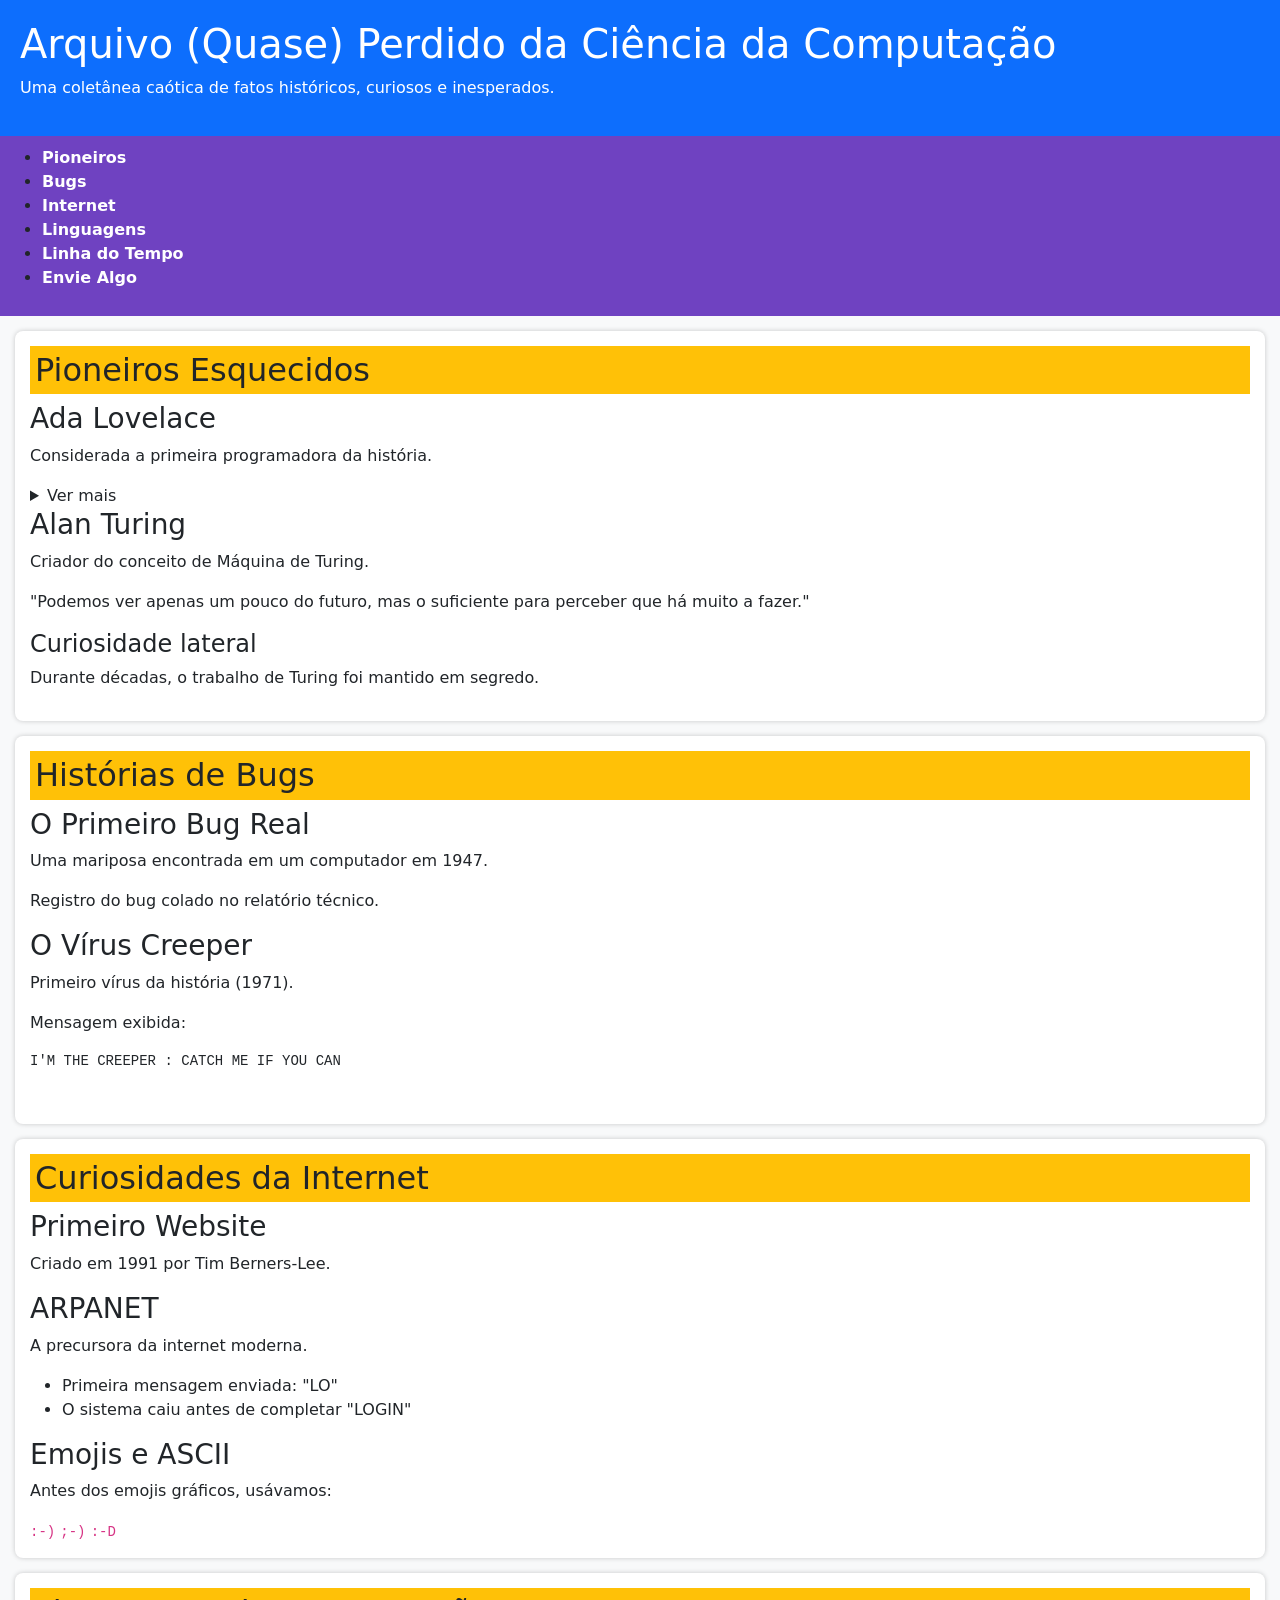
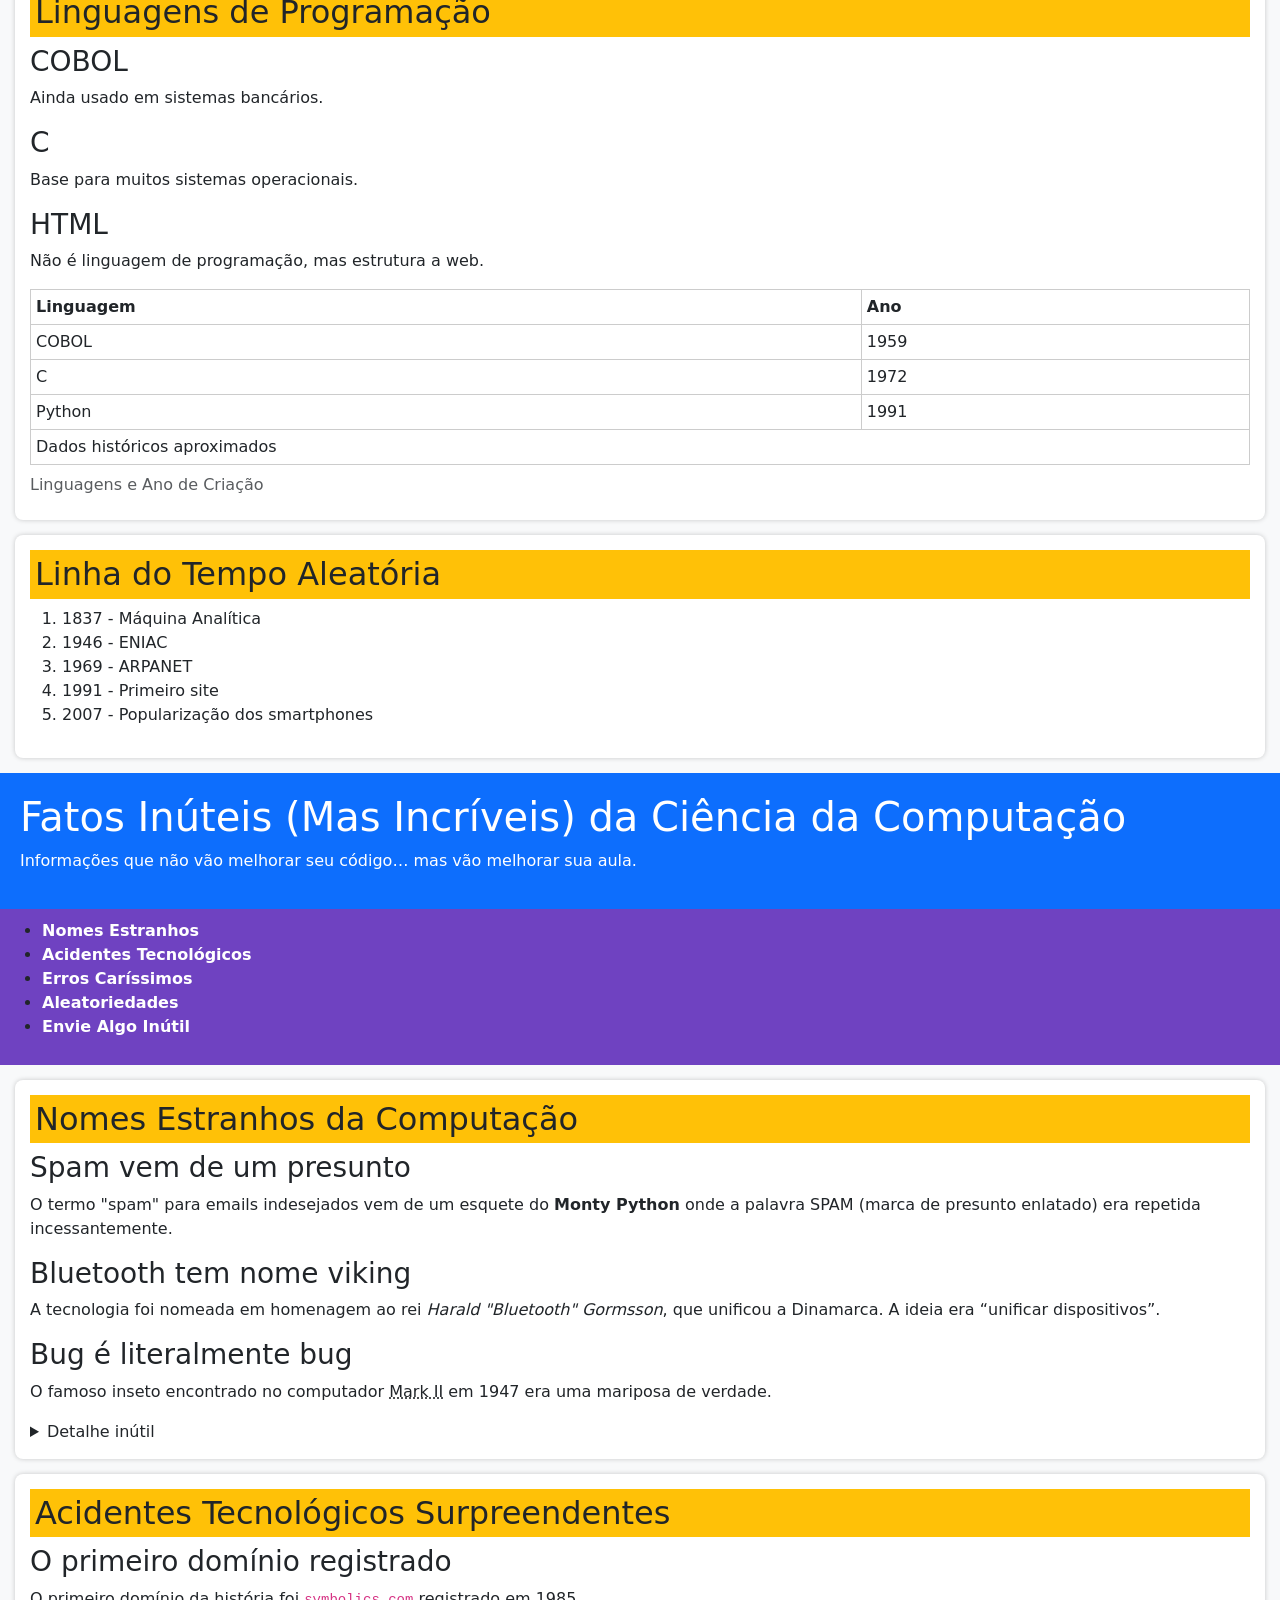
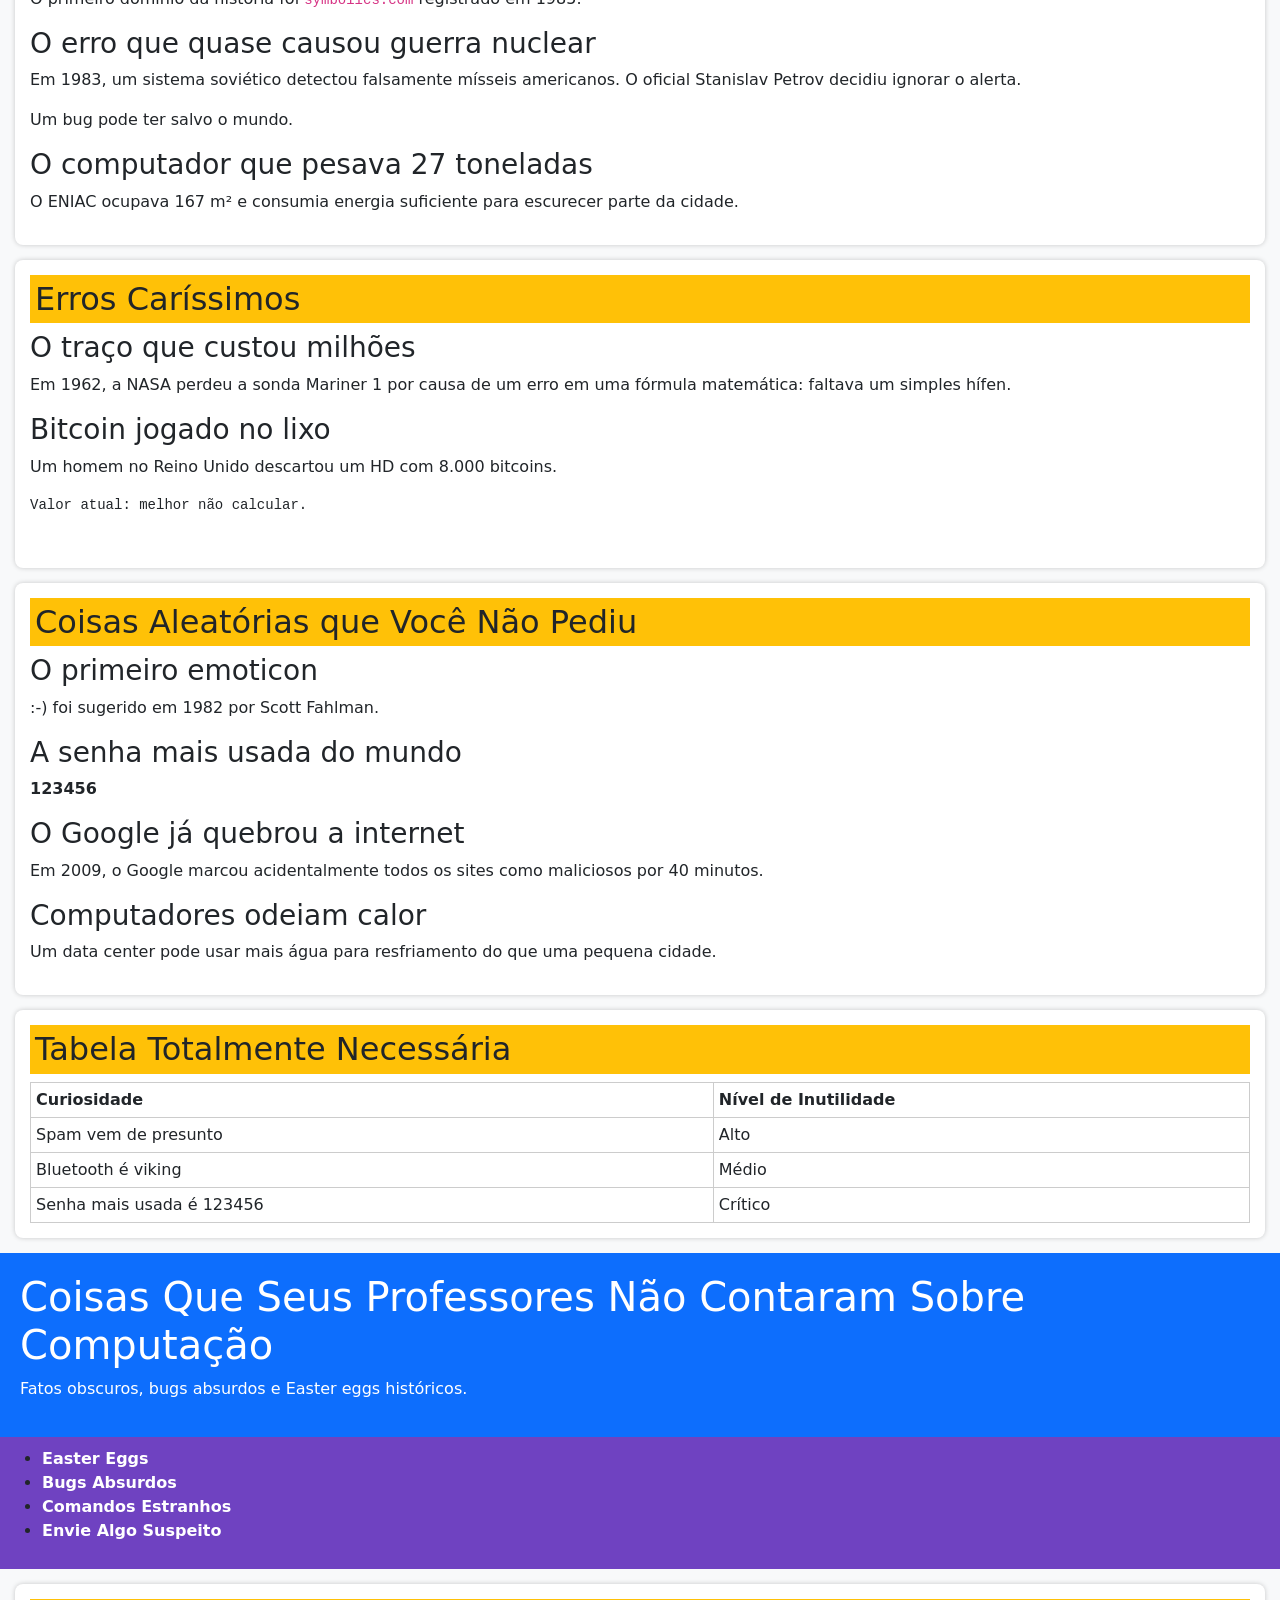
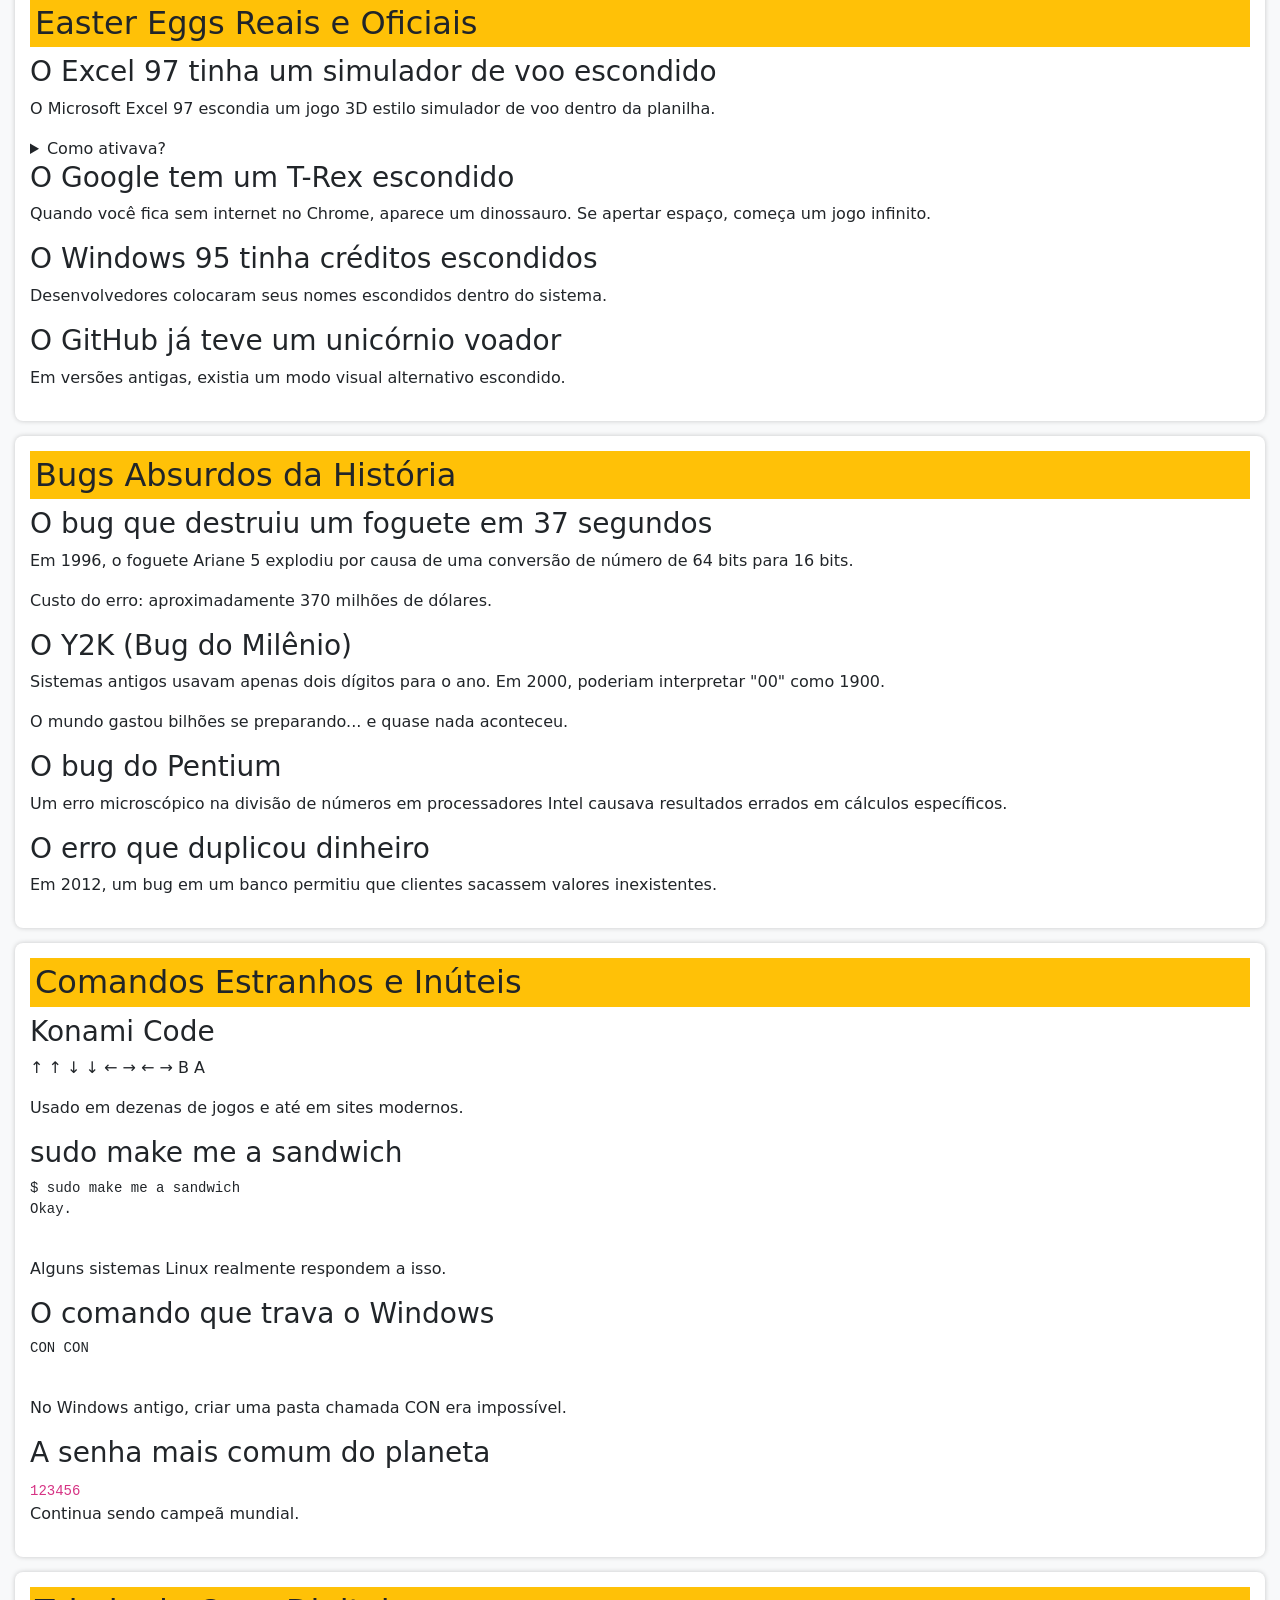
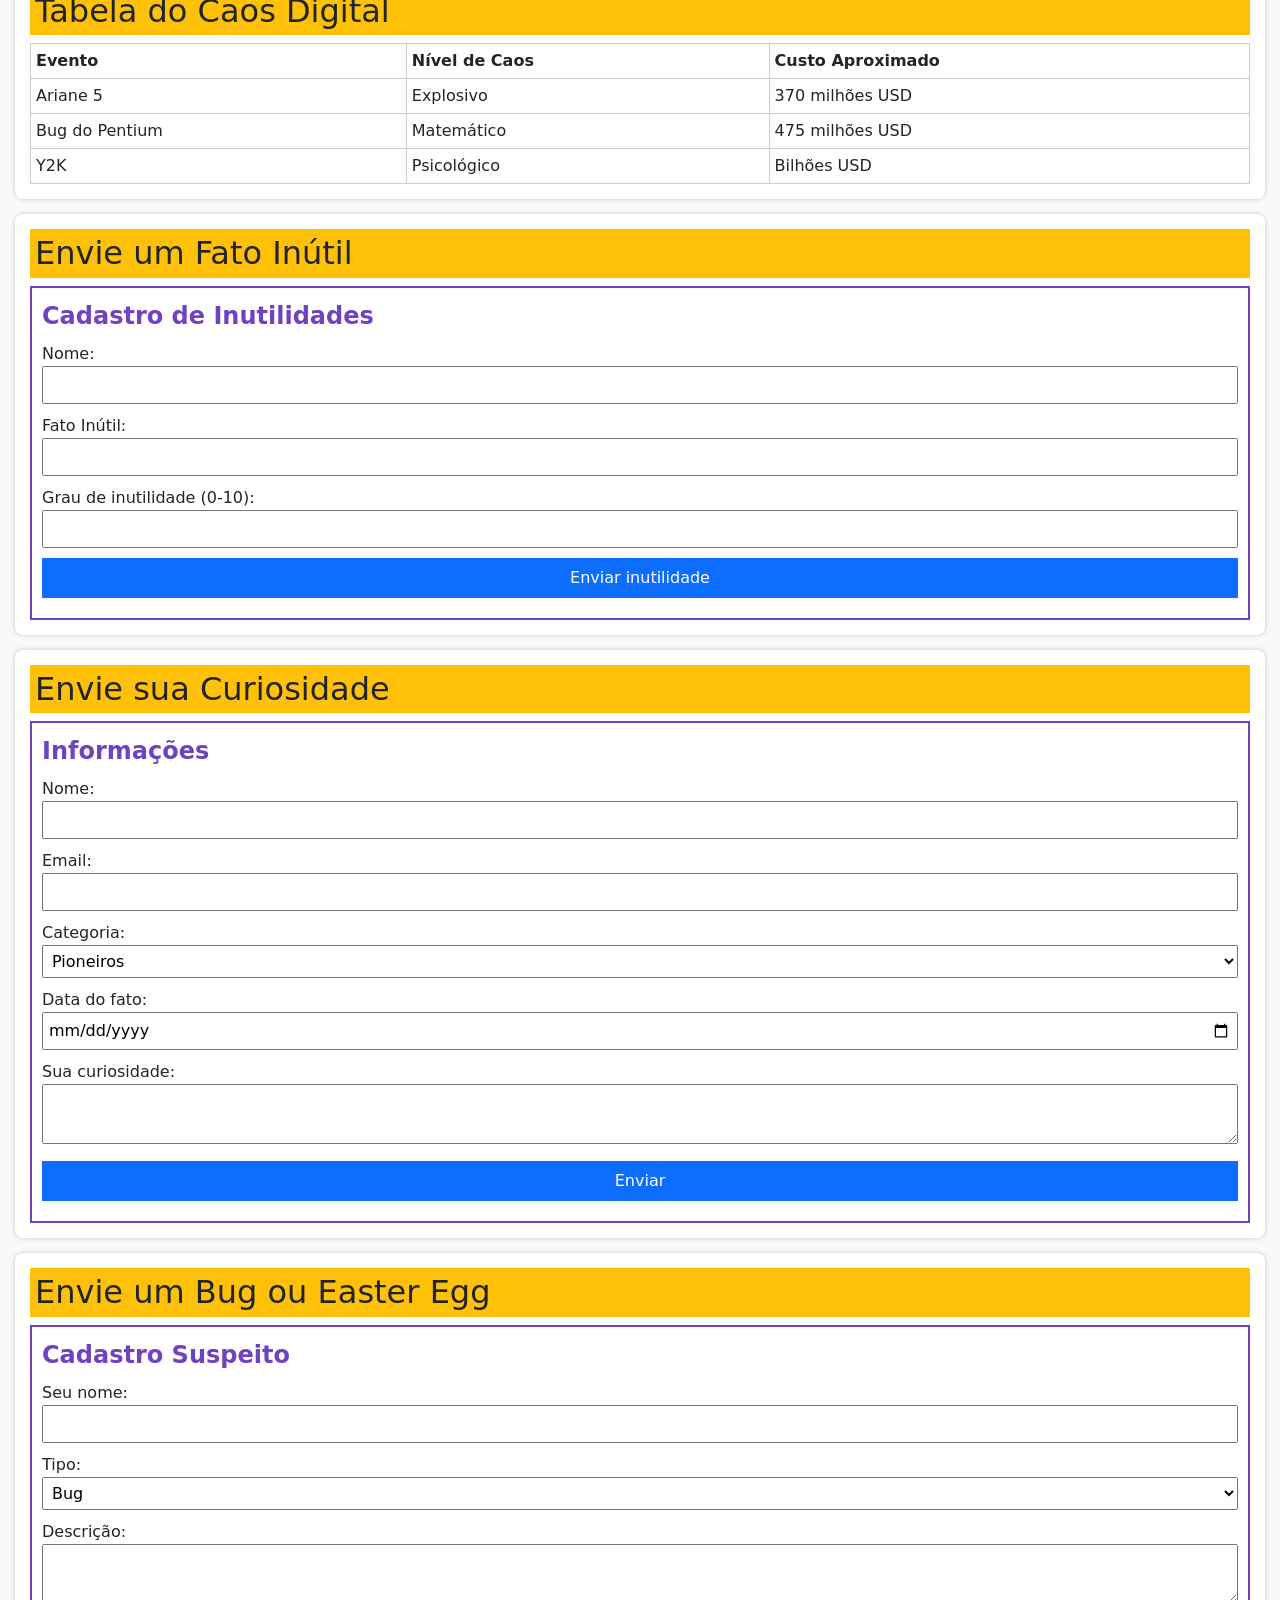
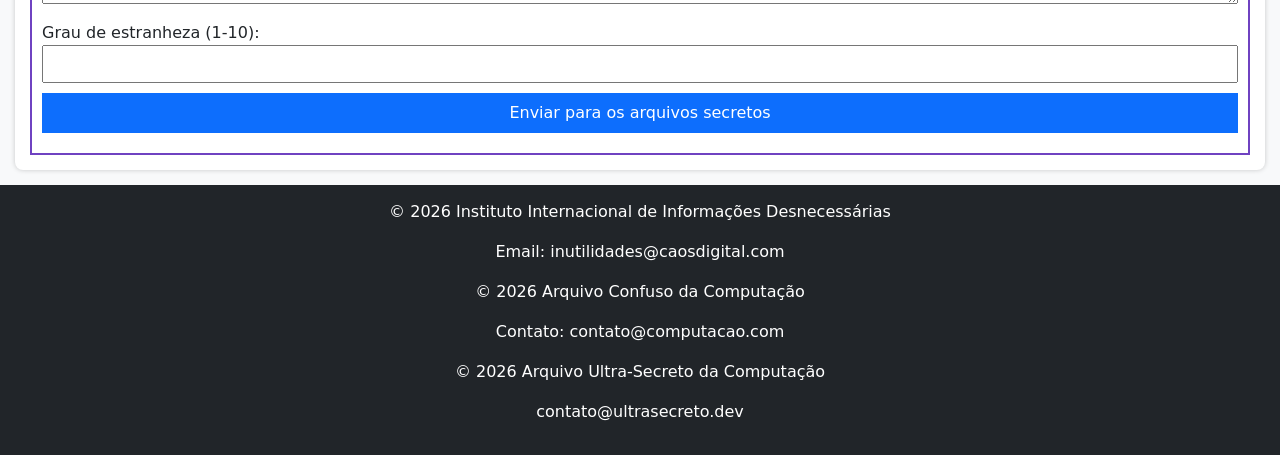
<file: atividade5.html>
<!DOCTYPE html>
<html lang="pt-br">
<head>
    <meta charset="UTF-8">
    <meta name="description" content="Curiosidades e fatos históricos da Ciência da Computação">
    <meta name="author" content="Portal Computação">
    <meta name="viewport" content="width=device-width, initial-scale=1.0">
    <title>Arquivo Confuso da Computação</title>
    <link href="https://cdn.jsdelivr.net/npm/bootstrap@5.3.3/dist/css/bootstrap.min.css" rel="stylesheet">
    <style>
        body{
        background-color:#f8f9fa;
        }

        header{
        background-color:#0d6efd;
        color:white;
        padding:20px;
        }

        nav{
        background-color:#6f42c1;
        padding:10px;
        }

        nav a{
        color:white;
        margin-right:10px;
        font-weight:bold;
        text-decoration:none;
        }

        nav a:hover{
        color:#ffc107;
        }

        section{
        background:white;
        padding:15px;
        margin:15px;
        border-radius:8px;
        box-shadow:0 0 5px rgba(0,0,0,0.2);
        }

        h2{
        background:#ffc107;
        padding:5px;
        }

        table{
        width:100%;
        }

        table, th, td{
        border:1px solid #ccc;
        padding:5px;
        }

        fieldset{
        border:2px solid #6f42c1;
        padding:10px;
        }

        legend{
        color:#6f42c1;
        font-weight:bold;
        }

        input, textarea, select{
        width:100%;
        margin-bottom:10px;
        padding:5px;
        }

        input[type=submit]{
        background:#0d6efd;
        color:white;
        border:none;
        padding:8px;
        }

        input[type=submit]:hover{
        background:#6f42c1;
        }

        footer{
        background:#212529;
        color:white;
        padding:15px;
        text-align:center;
        }

        </style>
</head>

<body>

<div id="pagina">

    <header id="topo">
        <h1>Arquivo (Quase) Perdido da Ciência da Computação</h1>
        <p>Uma coletânea caótica de fatos históricos, curiosos e inesperados.</p>
    </header>

    <nav id="menu-principal">
        <ul>
            <li><a href="#pioneiros">Pioneiros</a></li>
            <li><a href="#bugs">Bugs</a></li>
            <li><a href="#internet">Internet</a></li>
            <li><a href="#linguagens">Linguagens</a></li>
            <li><a href="#linha-do-tempo">Linha do Tempo</a></li>
            <li><a href="#formulario">Envie Algo</a></li>
        </ul>
    </nav>

    <main>

        <section id="pioneiros">
            <h2>Pioneiros Esquecidos</h2>

            <article>
                <h3>Ada Lovelace</h3>
                <p>Considerada a primeira programadora da história.</p>
                <details>
                    <summary>Ver mais</summary>
                    <p>Ela escreveu um algoritmo para a Máquina Analítica no século XIX.</p>
                </details>
            </article>

            <article>
                <h3>Alan Turing</h3>
                <p>Criador do conceito de Máquina de Turing.</p>
                <blockquote>
                    "Podemos ver apenas um pouco do futuro, mas o suficiente para perceber que há muito a fazer."
                </blockquote>
            </article>

            <aside>
                <h4>Curiosidade lateral</h4>
                <p>Durante décadas, o trabalho de Turing foi mantido em segredo.</p>
            </aside>
        </section>

        <section id="bugs">
            <h2>Histórias de Bugs</h2>

            <article>
                <h3>O Primeiro Bug Real</h3>
                <p>Uma mariposa encontrada em um computador em 1947.</p>
                <figure>
                    <figcaption>Registro do bug colado no relatório técnico.</figcaption>
                </figure>
            </article>

            <article>
                <h3>O Vírus Creeper</h3>
                <p>Primeiro vírus da história (1971).</p>
                <p>Mensagem exibida:</p>
                <pre>
I'M THE CREEPER : CATCH ME IF YOU CAN
                </pre>
            </article>
        </section>

        <section id="internet">
            <h2>Curiosidades da Internet</h2>

            <article>
                <h3>Primeiro Website</h3>
                <p>Criado em 1991 por Tim Berners-Lee.</p>
            </article>

            <article>
                <h3>ARPANET</h3>
                <p>A precursora da internet moderna.</p>
                <ul>
                    <li>Primeira mensagem enviada: "LO"</li>
                    <li>O sistema caiu antes de completar "LOGIN"</li>
                </ul>
            </article>

            <article>
                <h3>Emojis e ASCII</h3>
                <p>Antes dos emojis gráficos, usávamos:</p>
                <code>:-)</code>
                <code>;-)</code>
                <code>:-D</code>
            </article>
        </section>

        <section id="linguagens">
            <h2>Linguagens de Programação</h2>

            <article>
                <h3>COBOL</h3>
                <p>Ainda usado em sistemas bancários.</p>
            </article>

            <article>
                <h3>C</h3>
                <p>Base para muitos sistemas operacionais.</p>
            </article>

            <article>
                <h3>HTML</h3>
                <p>Não é linguagem de programação, mas estrutura a web.</p>
            </article>

            <div>
                <table border="1">
                    <caption>Linguagens e Ano de Criação</caption>
                    <thead>
                        <tr>
                            <th>Linguagem</th>
                            <th>Ano</th>
                        </tr>
                    </thead>
                    <tbody>
                        <tr>
                            <td>COBOL</td>
                            <td>1959</td>
                        </tr>
                        <tr>
                            <td>C</td>
                            <td>1972</td>
                        </tr>
                        <tr>
                            <td>Python</td>
                            <td>1991</td>
                        </tr>
                    </tbody>
                    <tfoot>
                        <tr>
                            <td colspan="2">Dados históricos aproximados</td>
                        </tr>
                    </tfoot>
                </table>
            </div>
        </section>

        <section id="linha-do-tempo">
            <h2>Linha do Tempo Aleatória</h2>

            <ol>
                <li>1837 - Máquina Analítica</li>
                <li>1946 - ENIAC</li>
                <li>1969 - ARPANET</li>
                <li>1991 - Primeiro site</li>
                <li>2007 - Popularização dos smartphones</li>
            </ol>
        </section>


</div>


<header>
    <h1>Fatos Inúteis (Mas Incríveis) da Ciência da Computação</h1>
    <p>Informações que não vão melhorar seu código… mas vão melhorar sua aula.</p>
</header>

<nav>
    <ul>
        <li><a href="#nomes">Nomes Estranhos</a></li>
        <li><a href="#acidentes">Acidentes Tecnológicos</a></li>
        <li><a href="#dinheiro">Erros Caríssimos</a></li>
        <li><a href="#aleatorio">Aleatoriedades</a></li>
        <li><a href="#form">Envie Algo Inútil</a></li>
    </ul>
</nav>



<section id="nomes">
    <h2>Nomes Estranhos da Computação</h2>

    <article>
        <h3>Spam vem de um presunto</h3>
        <p>
            O termo "spam" para emails indesejados vem de um esquete do 
            <strong>Monty Python</strong> onde a palavra SPAM (marca de presunto enlatado) 
            era repetida incessantemente.
        </p>
    </article>

    <article>
        <h3>Bluetooth tem nome viking</h3>
        <p>
            A tecnologia foi nomeada em homenagem ao rei 
            <em>Harald "Bluetooth" Gormsson</em>, que unificou a Dinamarca.
            A ideia era “unificar dispositivos”.
        </p>
    </article>

    <article>
        <h3>Bug é literalmente bug</h3>
        <p>
            O famoso inseto encontrado no computador 
            <abbr title="Harvard Mark II">Mark II</abbr> em 1947 
            era uma mariposa de verdade.
        </p>
        <details>
            <summary>Detalhe inútil</summary>
            <p>O inseto ainda está preservado em um museu.</p>
        </details>
    </article>

</section>


<section id="acidentes">

    <h2>Acidentes Tecnológicos Surpreendentes</h2>

    <article>
        <h3>O primeiro domínio registrado</h3>
        <p>
            O primeiro domínio da história foi 
            <code>symbolics.com</code> registrado em 1985.
        </p>
    </article>

    <article>
        <h3>O erro que quase causou guerra nuclear</h3>
        <p>
            Em 1983, um sistema soviético detectou falsamente mísseis americanos.
            O oficial Stanislav Petrov decidiu ignorar o alerta.
        </p>
        <blockquote>
            Um bug pode ter salvo o mundo.
        </blockquote>
    </article>

    <article>
        <h3>O computador que pesava 27 toneladas</h3>
        <p>
            O ENIAC ocupava 167 m² e consumia energia suficiente para escurecer parte da cidade.
        </p>
    </article>

</section>


<section id="dinheiro">

    <h2>Erros Caríssimos</h2>

    <article>
        <h3>O traço que custou milhões</h3>
        <p>
            Em 1962, a NASA perdeu a sonda Mariner 1 por causa de um erro em uma fórmula matemática:
            faltava um simples hífen.
        </p>
    </article>

    <article>
        <h3>Bitcoin jogado no lixo</h3>
        <p>
            Um homem no Reino Unido descartou um HD com 8.000 bitcoins.
        </p>
        <pre>
Valor atual: melhor não calcular.
        </pre>
    </article>

</section>


<section id="aleatorio">

    <h2>Coisas Aleatórias que Você Não Pediu</h2>

    <article>
        <h3>O primeiro emoticon</h3>
        <p>
            :-) foi sugerido em 1982 por Scott Fahlman.
        </p>
    </article>

    <article>
        <h3>A senha mais usada do mundo</h3>
        <p><strong>123456</strong></p>
    </article>

    <article>
        <h3>O Google já quebrou a internet</h3>
        <p>
            Em 2009, o Google marcou acidentalmente todos os sites como maliciosos por 40 minutos.
        </p>
    </article>

    <article>
        <h3>Computadores odeiam calor</h3>
        <p>
            Um data center pode usar mais água para resfriamento do que uma pequena cidade.
        </p>
    </article>

</section>


<section>

    <h2>Tabela Totalmente Necessária</h2>

    <table border="1">
        <tr>
            <th>Curiosidade</th>
            <th>Nível de Inutilidade</th>
        </tr>
        <tr>
            <td>Spam vem de presunto</td>
            <td>Alto</td>
        </tr>
        <tr>
            <td>Bluetooth é viking</td>
            <td>Médio</td>
        </tr>
        <tr>
            <td>Senha mais usada é 123456</td>
            <td>Crítico</td>
        </tr>
    </table>

</section>

<header>
    <h1>Coisas Que Seus Professores Não Contaram Sobre Computação</h1>
    <p>Fatos obscuros, bugs absurdos e Easter eggs históricos.</p>
</header>

<nav>
    <ul>
        <li><a href="#easter-eggs">Easter Eggs</a></li>
        <li><a href="#bugs-absurdos">Bugs Absurdos</a></li>
        <li><a href="#comandos-secretos">Comandos Estranhos</a></li>
        <li><a href="#formulario-secreto">Envie Algo Suspeito</a></li>
    </ul>
</nav>


<section id="easter-eggs">

    <h2>Easter Eggs Reais e Oficiais</h2>

    <article>
        <h3>O Excel 97 tinha um simulador de voo escondido</h3>
        <p>
            O Microsoft Excel 97 escondia um jogo 3D estilo simulador de voo 
            dentro da planilha.
        </p>
        <details>
            <summary>Como ativava?</summary>
            <p>Era preciso selecionar células específicas e usar combinações absurdas de teclado.</p>
        </details>
    </article>

    <article>
        <h3>O Google tem um T-Rex escondido</h3>
        <p>
            Quando você fica sem internet no Chrome, aparece um dinossauro.
            Se apertar espaço, começa um jogo infinito.
        </p>
    </article>

    <article>
        <h3>O Windows 95 tinha créditos escondidos</h3>
        <p>
            Desenvolvedores colocaram seus nomes escondidos dentro do sistema.
        </p>
    </article>

    <article>
        <h3>O GitHub já teve um unicórnio voador</h3>
        <p>
            Em versões antigas, existia um modo visual alternativo escondido.
        </p>
    </article>

</section>



<section id="bugs-absurdos">

    <h2>Bugs Absurdos da História</h2>

    <article>
        <h3>O bug que destruiu um foguete em 37 segundos</h3>
        <p>
            Em 1996, o foguete Ariane 5 explodiu por causa de uma conversão de número
            de 64 bits para 16 bits.
        </p>
        <blockquote>
            Custo do erro: aproximadamente 370 milhões de dólares.
        </blockquote>
    </article>

    <article>
        <h3>O Y2K (Bug do Milênio)</h3>
        <p>
            Sistemas antigos usavam apenas dois dígitos para o ano.
            Em 2000, poderiam interpretar "00" como 1900.
        </p>
        <p>
            O mundo gastou bilhões se preparando... e quase nada aconteceu.
        </p>
    </article>

    <article>
        <h3>O bug do Pentium</h3>
        <p>
            Um erro microscópico na divisão de números em processadores Intel
            causava resultados errados em cálculos específicos.
        </p>
    </article>

    <article>
        <h3>O erro que duplicou dinheiro</h3>
        <p>
            Em 2012, um bug em um banco permitiu que clientes sacassem valores inexistentes.
        </p>
    </article>

</section>



<section id="comandos-secretos">

    <h2>Comandos Estranhos e Inúteis</h2>

    <article>
        <h3>Konami Code</h3>
        <p>
            ↑ ↑ ↓ ↓ ← → ← → B A
        </p>
        <p>
            Usado em dezenas de jogos e até em sites modernos.
        </p>
    </article>

    <article>
        <h3>sudo make me a sandwich</h3>
        <pre>
$ sudo make me a sandwich
Okay.
        </pre>
        <p>Alguns sistemas Linux realmente respondem a isso.</p>
    </article>

    <article>
        <h3>O comando que trava o Windows</h3>
        <pre>
CON CON
        </pre>
        <p>
            No Windows antigo, criar uma pasta chamada CON era impossível.
        </p>
    </article>

    <article>
        <h3>A senha mais comum do planeta</h3>
        <code>123456</code>
        <p>
            Continua sendo campeã mundial.
        </p>
    </article>

</section>



<section>

    <h2>Tabela do Caos Digital</h2>

    <table border="1">
        <tr>
            <th>Evento</th>
            <th>Nível de Caos</th>
            <th>Custo Aproximado</th>
        </tr>
        <tr>
            <td>Ariane 5</td>
            <td>Explosivo</td>
            <td>370 milhões USD</td>
        </tr>
        <tr>
            <td>Bug do Pentium</td>
            <td>Matemático</td>
            <td>475 milhões USD</td>
        </tr>
        <tr>
            <td>Y2K</td>
            <td>Psicológico</td>
            <td>Bilhões USD</td>
        </tr>
    </table>

</section>


<section id="form">

    <h2>Envie um Fato Inútil</h2>

    <form>
        <fieldset>
            <legend>Cadastro de Inutilidades</legend>

            <label>Nome:</label>
            <input type="text" name="nome">

            <label>Fato Inútil:</label>
            <input type="text" name="fato">

            <label>Grau de inutilidade (0-10):</label>
            <input type="number" name="grau" min="0" max="10">

            <input type="submit" value="Enviar inutilidade">
        </fieldset>
    </form>
    
</section>
 <section id="formulario">
            <h2>Envie sua Curiosidade</h2>

            <form>
                <fieldset>
                    <legend>Informações</legend>

                    <label>Nome:</label>
                    <input type="text" name="nome">

                    <label>Email:</label>
                    <input type="email" name="email">

                    <label>Categoria:</label>
                    <select name="categoria">
                        <option>Pioneiros</option>
                        <option>Bugs</option>
                        <option>Internet</option>
                        <option>Linguagens</option>
                    </select>

                    <label>Data do fato:</label>
                    <input type="date" name="data">

                    <label>Sua curiosidade:</label>
                    <textarea name="curiosidade"></textarea>

                    <input type="submit" value="Enviar">
                </fieldset>
            </form>
        </section>

    
<section id="formulario-secreto">

    <h2>Envie um Bug ou Easter Egg</h2>

    <form>
        <fieldset>
            <legend>Cadastro Suspeito</legend>

            <label>Seu nome:</label>
            <input type="text" name="nome">

            <label>Tipo:</label>
            <select name="tipo">
                <option>Bug</option>
                <option>Easter Egg</option>
                <option>Comando estranho</option>
            </select>

            <label>Descrição:</label>
            <textarea name="descricao"></textarea>

            <label>Grau de estranheza (1-10):</label>
            <input type="number" min="1" max="10">

            <input type="submit" value="Enviar para os arquivos secretos">
        </fieldset>
    </form>

</section>


</main>
</body>
<footer>
    <p>© 2026 Instituto Internacional de Informações Desnecessárias</p>
    <address>Email: inutilidades@caosdigital.com</address>
      <p>&copy; 2026 Arquivo Confuso da Computação</p>
        <address>
            Contato: contato@computacao.com
        </address>
         <p>© 2026 Arquivo Ultra-Secreto da Computação</p>
    <address>contato@ultrasecreto.dev</address>
</footer>

</div>
<script src="https://cdn.jsdelivr.net/npm/bootstrap@5.3.3/dist/js/bootstrap.bundle.min.js"></script>
</body>
</html>
</file>
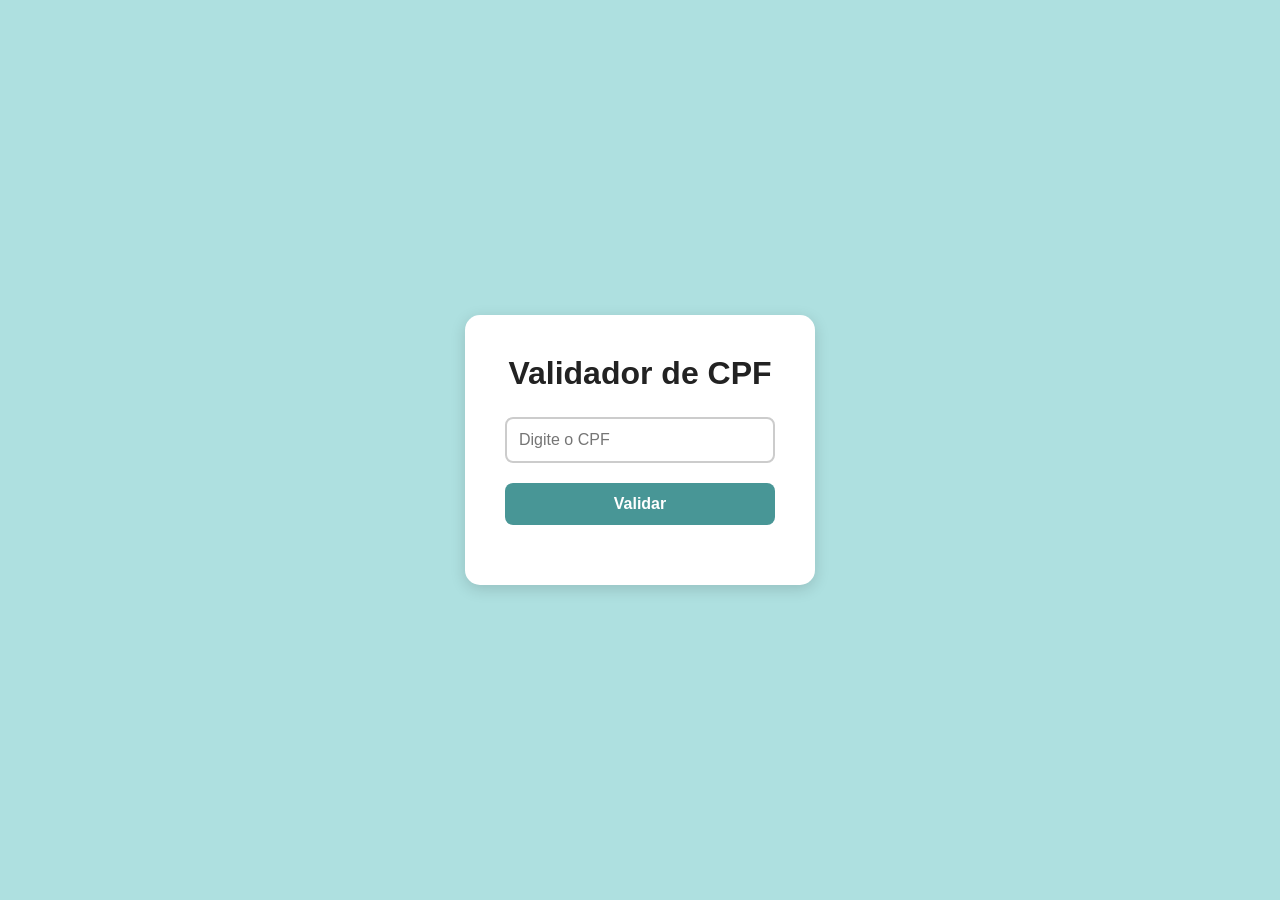
<file: Atividade Semana 09/atividade1.html>
<!DOCTYPE html>
<html lang="pt-br">
<head>
    <meta charset="UTF-8">
    <meta name="viewport" content="width=device-width, initial-scale=1.0">
    <title>Validador de CPF</title>

    <style>

        * {
            margin: 0;
            padding: 0;
            box-sizing: border-box;
            background-color: rgb(174, 224, 224);
            font-family: 'Montserrat', sans-serif;
        }

        body {
            height: 100vh;
            display: flex;
            justify-content: center;
            align-items: center;
        }

        .container {
            background-color: white;
            padding: 40px;
            border-radius: 15px;
            box-shadow: 0 4px 15px rgba(0,0,0,0.15);
            width: 350px;
            text-align: center;
        }

        h1 {
            font-size: 2rem;
            font-weight: 700;
            margin-bottom: 25px;
            background-color: white;
            color: #222;
        }

        input {
            width: 100%;
            padding: 12px;
            border: 2px solid #ccc;
            border-radius: 8px;
            font-size: 1rem;
            outline: none;
            background-color: white;
            margin-bottom: 20px;
        }

        button {
            width: 100%;
            padding: 12px;
            border: none;
            border-radius: 8px;
            background-color: rgb(72, 150, 150);
            color: white;
            font-size: 1rem;
            font-weight: bold;
            cursor: pointer;
            transition: 0.3s;
        }

        button:hover {
            background-color: rgb(52, 120, 120);
        }

        #resultado {
            margin-top: 20px;
            font-size: 1.2rem;
            font-weight: bold;
            background-color: white;
        }

        .valido {
            color: green;
        }

        .invalido {
            color: red;
        }

    </style>
</head>
<body>

    <div class="container">

        <h1>Validador de CPF</h1>

        <input type="text" id="cpf" placeholder="Digite o CPF">

        <button onclick="validarCPF()">
            Validar
        </button>

        <p id="resultado"></p>

    </div>

    <script>

        function validarCPF() {

            let cpf = document.getElementById("cpf").value;

            cpf = cpf.replace(/\D/g, "");

            const resultado = document.getElementById("resultado");

            if (cpf.length !== 11) {
                resultado.innerHTML = "CPF Inválido!";
                resultado.className = "invalido";
                return;
            }
            if (/^(\d)\1+$/.test(cpf)) {
                resultado.innerHTML = "CPF Inválido!";
                resultado.className = "invalido";
                return;
            }

            let soma = 0;

            for (let i = 0; i < 9; i++) {
                soma += parseInt(cpf[i]) * (10 - i);
            }

            let digito1 = (soma * 10) % 11;

            if (digito1 === 10) {
                digito1 = 0;
            }

            soma = 0;

            for (let i = 0; i < 10; i++) {
                soma += parseInt(cpf[i]) * (11 - i);
            }

            let digito2 = (soma * 10) % 11;

            if (digito2 === 10) {
                digito2 = 0;
            }

            if (
                digito1 == cpf[9] &&
                digito2 == cpf[10]
            ) {
                resultado.innerHTML = "CPF Válido!";
                resultado.className = "valido";
            } else {
                resultado.innerHTML = "CPF Inválido!";
                resultado.className = "invalido";
            }

        }

    </script>

</body>
</html>
</file>
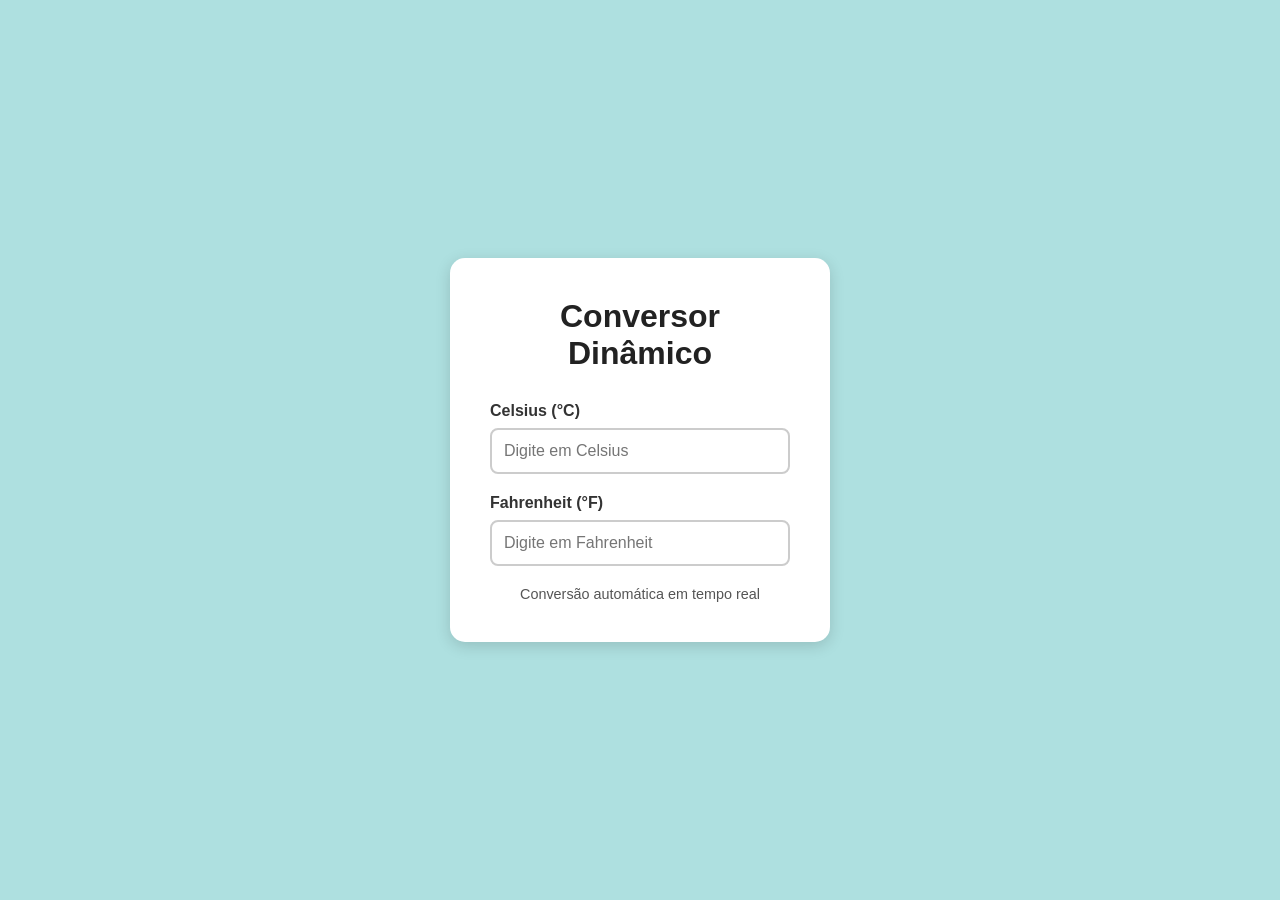
<file: Atividade Semana 09/atividade2.html>
<!DOCTYPE html>
<html lang="pt-br">
<head>
    <meta charset="UTF-8">
    <meta name="viewport" content="width=device-width, initial-scale=1.0">
    <title>Conversor Dinâmico</title>

    <style>
        * {
            margin: 0;
            padding: 0;
            box-sizing: border-box;
            background-color: rgb(174, 224, 224);
            font-family: 'Montserrat', sans-serif;
        }

        body {
            height: 100vh;
            display: flex;
            justify-content: center;
            align-items: center;
        }

        .container {
            background-color: white;
            padding: 40px;
            border-radius: 15px;
            box-shadow: 0 4px 15px rgba(0,0,0,0.15);
            width: 380px;
            text-align: center;
        }

        h1 {
            font-size: 2rem;
            font-weight: 700;
            margin-bottom: 30px;
            background-color: white;
            color: #222;
        }

        .campo {
            background-color: white;
            margin-bottom: 20px;
            text-align: left;
        }

        label {
            display: block;
            margin-bottom: 8px;
            font-weight: bold;
            background-color: white;
            color: #333;
        }

        input {
            width: 100%;
            padding: 12px;
            border: 2px solid #ccc;
            border-radius: 8px;
            font-size: 1rem;
            outline: none;
            background-color: white;
        }

        input:focus {
            border-color: rgb(72, 150, 150);
        }

        .info {
            margin-top: 15px;
            background-color: white;
            color: #555;
            font-size: 0.9rem;
        }

    </style>
</head>
<body>

    <div class="container">

        <h1>Conversor Dinâmico</h1>

        <div class="campo">
            <label for="celsius">Celsius (°C)</label>
            <input type="number" id="celsius" step="0.1" placeholder="Digite em Celsius">
        </div>

        <div class="campo">
            <label for="fahrenheit">Fahrenheit (°F)</label>
            <input type="number" id="fahrenheit" step="0.1" placeholder="Digite em Fahrenheit">
        </div>

        <p class="info">
            Conversão automática em tempo real
        </p>

    </div>

    <script>

        const celsius = document.getElementById("celsius");
        const fahrenheit = document.getElementById("fahrenheit");

        celsius.addEventListener("input", () => {

            let c = parseFloat(celsius.value);

            if (isNaN(c)) {
                fahrenheit.value = "";
                return;
            }

            let f = (c * 9/5) + 32;

            fahrenheit.value = f.toFixed(2);

        });
        fahrenheit.addEventListener("input", () => {

            let f = parseFloat(fahrenheit.value);

            if (isNaN(f)) {
                celsius.value = "";
                return;
            }

            let c = (f - 32) * 5/9;

            celsius.value = c.toFixed(2);

        });

    </script>

</body>
</html>
</file>
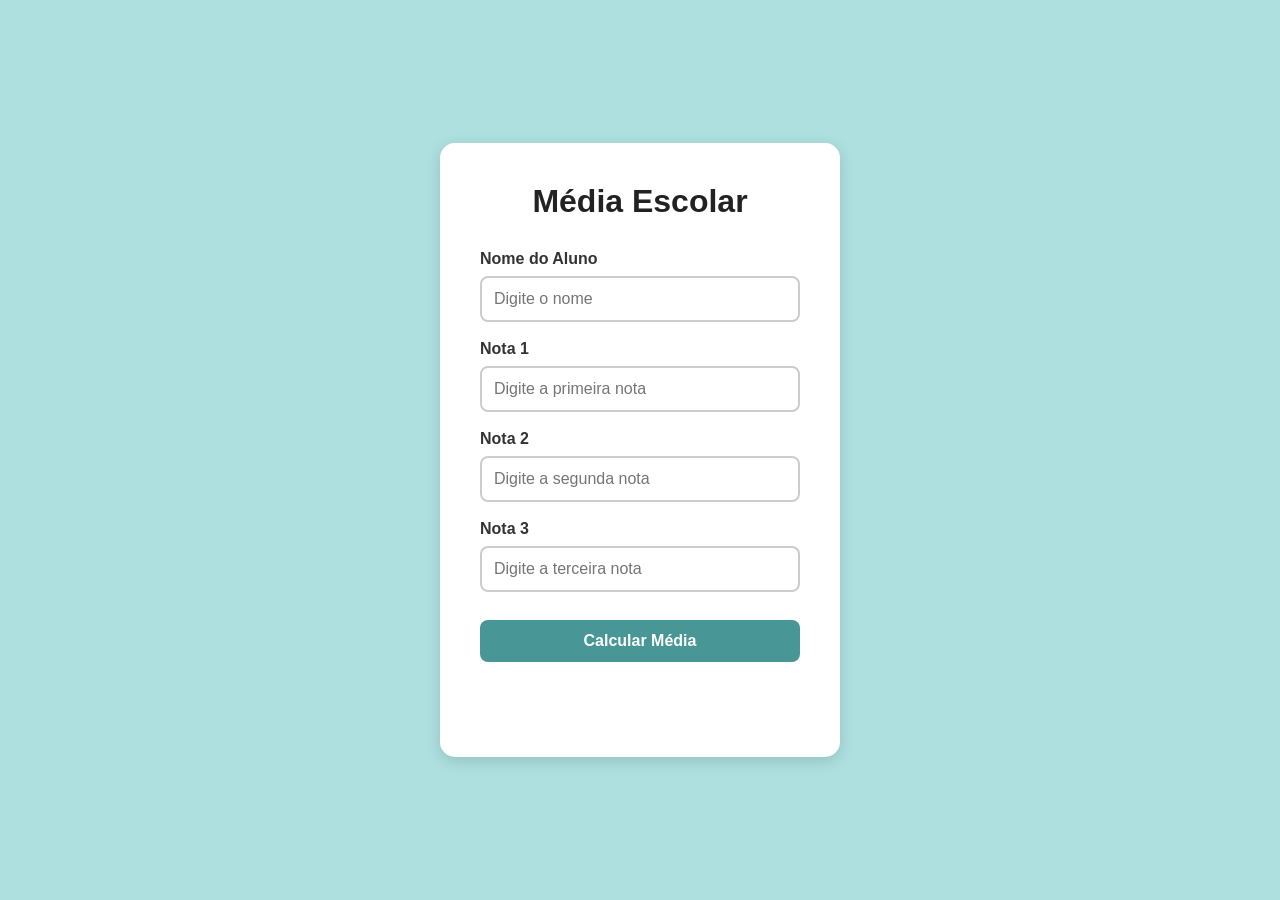
<file: Atividade Semana 09/atividade3.html>
<!DOCTYPE html>
<html lang="pt-br">
<head>
    <meta charset="UTF-8">
    <meta name="viewport" content="width=device-width, initial-scale=1.0">
    <title>Média Escolar</title>

    <style>

        * {
            margin: 0;
            padding: 0;
            box-sizing: border-box;
            background-color: rgb(174, 224, 224);
            font-family: 'Montserrat', sans-serif;
        }

        body {
            height: 100vh;
            display: flex;
            justify-content: center;
            align-items: center;
        }

        .container {
            background-color: white;
            padding: 40px;
            border-radius: 15px;
            box-shadow: 0 4px 15px rgba(0,0,0,0.15);
            width: 400px;
            text-align: center;
        }

        h1 {
            font-size: 2rem;
            font-weight: 700;
            margin-bottom: 30px;
            background-color: white;
            color: #222;
        }

        .campo {
            background-color: white;
            margin-bottom: 18px;
            text-align: left;
        }

        label {
            display: block;
            margin-bottom: 8px;
            background-color: white;
            font-weight: bold;
            color: #333;
        }

        input {
            width: 100%;
            padding: 12px;
            border: 2px solid #ccc;
            border-radius: 8px;
            font-size: 1rem;
            outline: none;
            background-color: white;
        }

        input:focus {
            border-color: rgb(72, 150, 150);
        }

        button {
            width: 100%;
            padding: 12px;
            border: none;
            border-radius: 8px;
            background-color: rgb(72, 150, 150);
            color: white;
            font-size: 1rem;
            font-weight: bold;
            cursor: pointer;
            transition: 0.3s;
            margin-top: 10px;
        }

        button:hover {
            background-color: rgb(52, 120, 120);
        }

        #resultado {
            margin-top: 25px;
            padding: 15px;
            border-radius: 10px;
            font-size: 1rem;
            font-weight: bold;
            background-color: white;
        }

        .aprovado {
            color: blue;
        }

        .exame {
            color: green;
        }

        .reprovado {
            color: red;
        }

    </style>
</head>
<body>

    <div class="container">

        <h1>Média Escolar</h1>

        <div class="campo">
            <label for="nome">Nome do Aluno</label>
            <input type="text" id="nome" placeholder="Digite o nome">
        </div>

        <div class="campo">
            <label for="nota1">Nota 1</label>
            <input type="number" id="nota1" step="0.1" placeholder="Digite a primeira nota">
        </div>

        <div class="campo">
            <label for="nota2">Nota 2</label>
            <input type="number" id="nota2" step="0.1" placeholder="Digite a segunda nota">
        </div>

        <div class="campo">
            <label for="nota3">Nota 3</label>
            <input type="number" id="nota3" step="0.1" placeholder="Digite a terceira nota">
        </div>

        <button id="calcular">
            Calcular Média
        </button>

        <div id="resultado"></div>

    </div>

    <script>

        const botao = document.getElementById("calcular");

        botao.addEventListener("click", function () {

            const nome = document.getElementById("nome").value;

            const nota1 = Number(document.getElementById("nota1").value);
            const nota2 = Number(document.getElementById("nota2").value);
            const nota3 = Number(document.getElementById("nota3").value);

            const resultado = document.getElementById("resultado");

            const media = (nota1 + nota2 + nota3) / 3;

            if (media >= 7 && media <= 10) {

                resultado.innerHTML = `
                    ${nome} está APROVADO!<br>
                    Média: ${media.toFixed(2)}
                `;
                resultado.className = "aprovado";

            }
            else if (media >= 4 && media < 7) {

                let falta = 10 - media;

                resultado.innerHTML = `
                    ${nome} está ABAIXO!<br>
                    Média: ${media.toFixed(2)}<br>
                    Faltam ${falta.toFixed(2)} pontos para chegar em 10.
                `;
                resultado.className = "exame";
            }

            else {

                resultado.innerHTML = `
                    ${nome} está REPROVADO!<br>
                    Média: ${media.toFixed(2)}
                `;
                resultado.className = "reprovado";
            }

        });

    </script>

</body>
</html>
</file>
<file: style.css>
body {
    font-family: Arial, sans-serif;
    background-color: #f0f0f0;
    margin: 0;
}

header {
    background-color: #333;
    color: white;
    padding: 15px;
    text-align: center;
}

nav {
    background-color: #555;
    padding: 10px;
}

nav ul {
    list-style: none;
    padding: 0;
}

nav li {
    display: inline;
    margin-right: 10px;
}

nav a {
    color: white;
    text-decoration: none;
}

section {
    background-color: white;
    margin: 20px;
    padding: 15px;
    border: 1px solid #ccc;
}

article {
    margin-bottom: 15px;
}

table {
    width: 100%;
    margin-top: 10px;
    border-collapse: collapse;
}

th {
    background-color: #ddd;
}

th, td {
    padding: 8px;
    text-align: left;
}

form {
    margin-top: 10px;
}

label {
    display: block;
    margin-top: 8px;
}

input, textarea, select {
    width: 100%;
    padding: 5px;
    margin-top: 4px;
}

input[type="submit"] {
    margin-top: 10px;
    padding: 8px;
}

footer {
    background-color: #333;
    color: white;
    text-align: center;
    padding: 10px;
}
</file>
